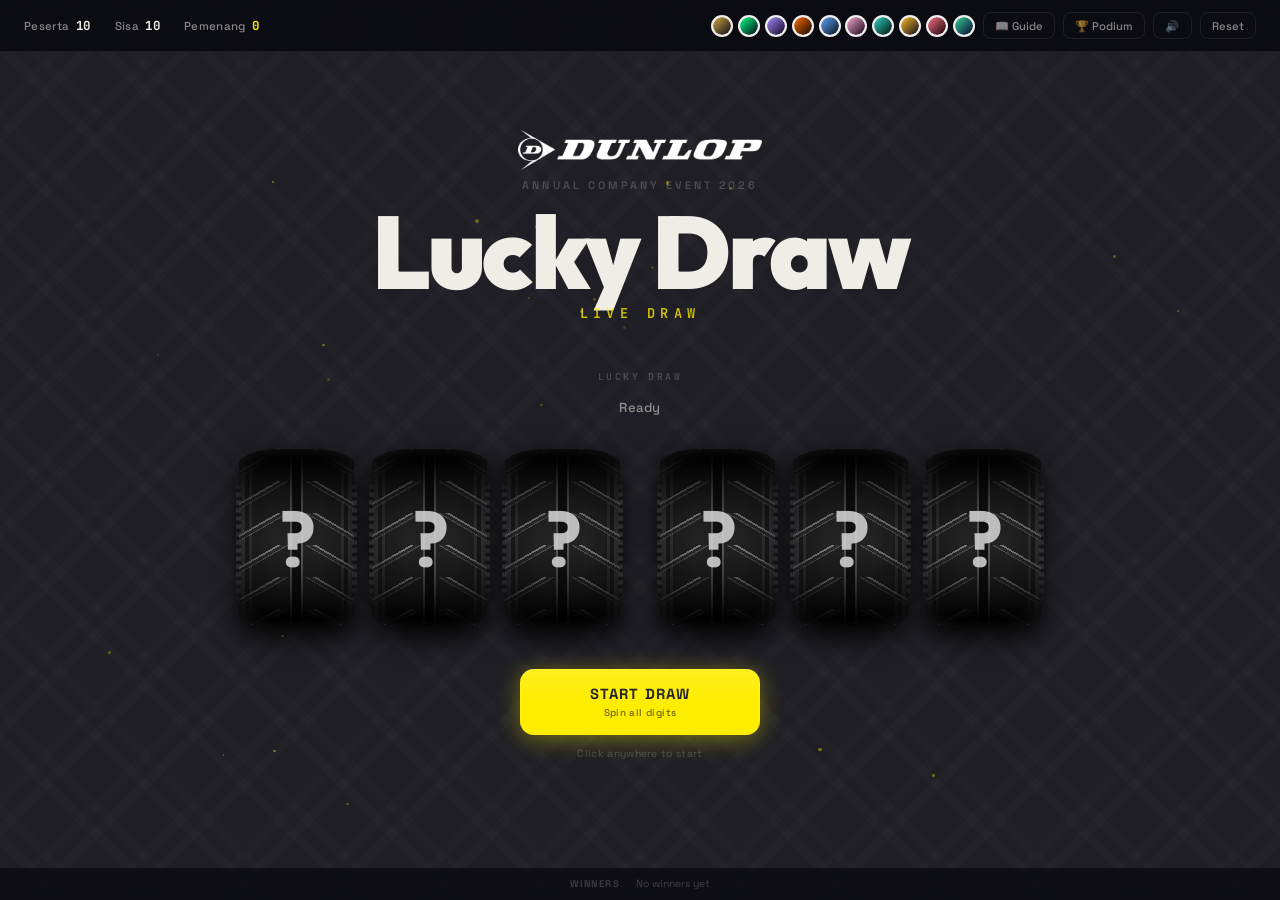
<file: index.html>
<!DOCTYPE html>
<html lang="id">
<head>
  <meta charset="UTF-8" />
  <meta name="viewport" content="width=device-width, initial-scale=1.0" />
  <title>Live Draw — Door Prize</title>
  <meta name="description" content="Premium live draw door prize system." />
  <link rel="stylesheet" href="css/style.css" />
  <link rel="stylesheet" href="css/themes.css" />
  <link rel="stylesheet" href="css/podium.css" />
</head>
<body class="theme-elegant">

  <!-- ═══ STAGE BACKGROUND ═══ -->
  <div class="stage-bg">
    <div class="light-beam"></div>
    <div class="light-beam"></div>
    <div class="light-beam"></div>
  </div>
  <div id="particles"></div>
  <div id="confetti-container"></div>

  <!-- ═══ TOP BAR ═══ -->
  <div class="top-bar">
    <div class="top-left">
      <div class="stat-pill">Peserta <span class="num" id="stat-total">0</span></div>
      <div class="stat-pill">Sisa <span class="num" id="stat-remaining">0</span></div>
      <div class="stat-pill">Pemenang <span class="num gold" id="stat-winners">0</span></div>
      <!-- Remote feature temporarily hidden
      <div class="stat-pill" style="margin-left:1rem; border: 1px solid var(--accent-glow); padding: 2px 8px; border-radius: 12px; display: none;" id="remote-pill">
        Remote Code: <span class="num gold" id="remote-code">----</span>
      </div>
      -->
    </div>
    <div class="top-right">
      <div id="theme-switcher"></div>
      <button class="top-btn" id="guide-btn">📖 Guide</button>
      <button class="top-btn" id="summary-btn">🏆 Podium</button>
      <button class="top-btn" id="sound-btn">🔊</button>
      <button class="top-btn" id="reset-btn">Reset</button>
    </div>
  </div>

  <!-- ═══ MAIN WRAPPER ═══ -->
  <div class="main-wrapper">
    <div class="stage-center">

      <img src="assets/img/Dunlop.webp" alt="Dunlop Logo" class="sponsor-logo" />
      <p class="event-badge">Annual Company Event 2026</p>
      <h1 class="hero-title">Lucky Draw</h1>
      <p class="hero-sub">Live Draw</p>

      <p class="round-indicator" id="prize-round">Draw #1</p>
      <p class="status-line" id="status-text">Ready</p>

      <!-- ═══ DIGIT DISPLAY ═══ -->
      <div class="digits-stage" id="digits-stage">
        <div class="digit-slot" id="slot-0"><div class="tire-edge-left"></div><span class="digit-display">?</span><div class="tire-edge-right"></div></div>
        <div class="digit-slot" id="slot-1"><div class="tire-edge-left"></div><span class="digit-display">?</span><div class="tire-edge-right"></div></div>
        <div class="digit-slot" id="slot-2"><div class="tire-edge-left"></div><span class="digit-display">?</span><div class="tire-edge-right"></div></div>
        <span class="digit-sep">·</span>
        <div class="digit-slot" id="slot-3"><div class="tire-edge-left"></div><span class="digit-display">?</span><div class="tire-edge-right"></div></div>
        <div class="digit-slot" id="slot-4"><div class="tire-edge-left"></div><span class="digit-display">?</span><div class="tire-edge-right"></div></div>
        <div class="digit-slot" id="slot-5"><div class="tire-edge-left"></div><span class="digit-display">?</span><div class="tire-edge-right"></div></div>
      </div>

      <!-- ═══ CONTROLS ═══ -->
      <button class="action-btn btn-start" id="action-btn">
        <span class="btn-text">Start Draw</span>
        <span class="btn-sub">Spin all digits</span>
      </button>
      <div class="secondary-controls">
        <p class="hint-line">Click anywhere to start</p>
      </div>
    </div>
  </div>

  <!-- ═══ WINNER PANEL (Full-screen overlay) ═══ -->
  <div class="winner-panel" id="winner-panel">
    <div class="winner-inner">
      <div class="winner-eyebrow">Winner</div>
      <div class="winner-id" id="winner-id-display">------</div>
      <div class="winner-line"></div>
      <div class="winner-name" id="winner-name">—</div>
      <div class="winner-dept" id="winner-dept">—</div>
    </div>
  </div>

  <!-- Podium page is a separate HTML file now -->

  <!-- ═══ GUIDE PANEL ═══ -->
  <div class="summary-panel" id="guide-panel">
    <div class="summary-inner">
      <div class="summary-header">
        <h2 class="summary-title">Panduan Penggunaan</h2>
        <button class="close-btn" id="close-guide">&times;</button>
      </div>
      <div class="summary-content guide-content" style="text-align: left; line-height: 1.6; font-size: 0.85rem; overflow-y: auto;">
        <h3 style="color: var(--accent); margin-bottom: 0.5rem; font-family: var(--font-display);">1. Kontrol Undian</h3>
        <ul style="margin-left: 1.2rem; margin-bottom: 1rem; color: var(--text-2);">
          <li style="margin-bottom: 0.3rem;"><b>Start / Stop:</b> Tekan <b>Spacebar</b> atau klik area tengah layar.</li>
          <li style="margin-bottom: 0.3rem;"><b>Continue:</b> Saat pemenang muncul, tekan Spacebar / klik layar untuk lanjut.</li>
        </ul>
        
        <h3 style="color: var(--accent); margin-bottom: 0.5rem; font-family: var(--font-display);">2. Mode Presentasi</h3>
        <ul style="margin-left: 1.2rem; margin-bottom: 1rem; color: var(--text-2);">
          <li style="margin-bottom: 0.3rem;">Tekan tombol <b>F</b> di keyboard untuk menyembunyikan kursor dan tombol-tombol antarmuka (UI).</li>
          <li style="margin-bottom: 0.3rem;">Tekan <b>F</b> lagi untuk menampilkannya kembali.</li>
        </ul>

        <!-- Remote Control feature hidden temporarily
        <h3 style="color: var(--accent); margin-bottom: 0.5rem; font-family: var(--font-display);">3. Remote Control (HP)</h3>
        <ul style="margin-left: 1.2rem; margin-bottom: 1rem; color: var(--text-2);">
          <li style="margin-bottom: 0.3rem;">Buka <code>remote.html</code> di HP Anda.</li>
          <li style="margin-bottom: 0.3rem;">Masukkan <b>Remote Code</b> yang tampil di sudut kiri atas layar utama.</li>
          <li style="margin-bottom: 0.3rem;">Gunakan HP Anda sebagai remote nirkabel untuk mengontrol undian.</li>
        </ul>
        -->

        <h3 style="color: var(--accent); margin-bottom: 0.5rem; font-family: var(--font-display);">3. Ekspor Data</h3>
        <ul style="margin-left: 1.2rem; margin-bottom: 1rem; color: var(--text-2);">
          <li style="margin-bottom: 0.3rem;">Klik tombol <b>🏆 Podium</b> untuk melihat daftar pemenang. Klik <b>Export CSV</b> untuk mengunduh data.</li>
        </ul>
      </div>
    </div>
  </div>

  <!-- ═══ PODIUM MODAL ═══ -->
  <div class="summary-panel" id="podium-modal">
    <div class="summary-inner" style="max-width: 450px; text-align: center;">
      <div class="summary-header" style="justify-content: center; background: linear-gradient(180deg, rgba(235, 169, 55, 0.1), transparent);">
        <h2 class="summary-title" style="color: var(--accent); justify-content: center; width: 100%;">Pilih Podium</h2>
        <button class="close-btn" id="close-podium-modal">&times;</button>
      </div>
      <div class="summary-content" style="padding: 2rem; display: flex; flex-direction: column; gap: 1rem;">
        <button class="action-btn btn-start" onclick="window.location.href='podium.html?session=1'" style="margin:0; padding: 1rem;">
          <span class="btn-text">Lucky Draw (Sesi 1)</span>
        </button>
        <button class="action-btn btn-start" onclick="window.location.href='podium.html?session=2'" style="margin:0; padding: 1rem;">
          <span class="btn-text">Lucky Draw (Sesi 2)</span>
        </button>
        <button class="action-btn btn-start" onclick="window.location.href='podium.html?session=3'" style="margin:0; padding: 1rem;">
          <span class="btn-text">Grand Prize</span>
        </button>
      </div>
    </div>
  </div>

  <!-- ═══ RESET MODAL ═══ -->
  <div class="summary-panel" id="reset-modal">
    <div class="summary-inner" style="max-width: 450px; text-align: center;">
      <div class="summary-header" style="justify-content: center; background: linear-gradient(180deg, rgba(240, 68, 68, 0.1), transparent);">
        <h2 class="summary-title" style="color: var(--red); justify-content: center; width: 100%;">Peringatan</h2>
      </div>
      <div class="summary-content" style="padding: 2rem;">
        <p id="reset-modal-text" style="color: var(--text-2); font-size: 0.95rem; line-height: 1.6; margin-bottom: 2rem;">
          Apakah Anda yakin ingin mereset data dan memulai undian baru dari awal?
        </p>
        <div style="display: flex; gap: 1rem; justify-content: center;">
          <button class="action-btn btn-stop" id="confirm-reset-btn" style="min-width: 140px; padding: 0.8rem; margin-bottom: 0;">
            <span class="btn-text">Ya, Reset</span>
          </button>
          <button class="top-btn" id="cancel-reset-btn" style="min-width: 140px; padding: 0.8rem; font-size: 0.92rem; border-color: var(--text-3);">
            Batal
          </button>
        </div>
      </div>
    </div>
  </div>

  <!-- ═══ BOTTOM TRAY ═══ -->
  <div class="bottom-tray">
    <span class="bottom-label">Winners</span>
    <div class="winners-scroll" id="winners-list">
      <span class="empty-tray">No winners yet</span>
    </div>
  </div>

  <script src="js/database.js?v=26"></script>
  <script src="js/sound.js?v=26"></script>
  <script src="js/sync.js?v=26"></script>
  <script src="js/themes.js?v=26"></script>
  <script src="js/app.js?v=26"></script>
</body>
</html>
</file>
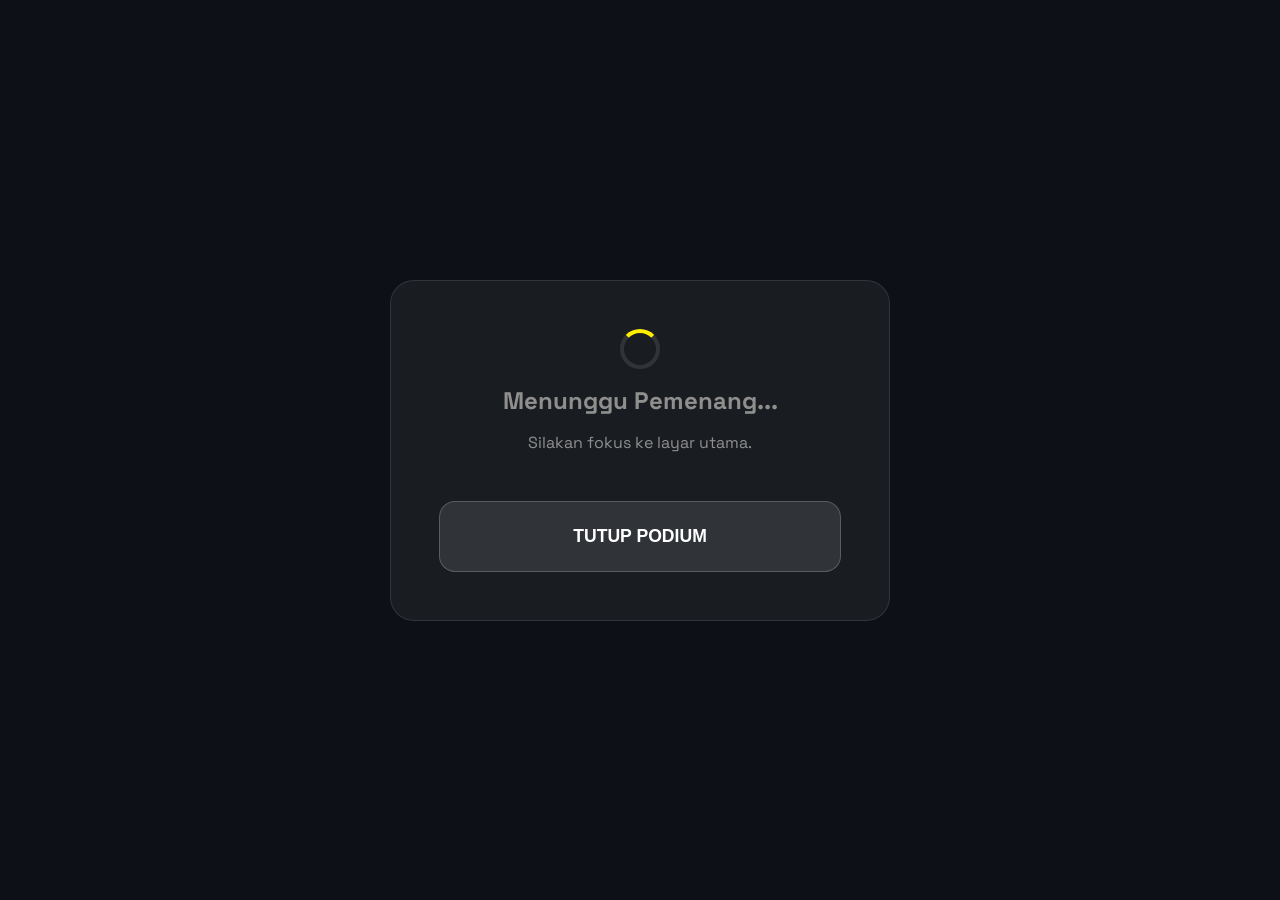
<file: operator.html>
<!DOCTYPE html>
<html lang="id">
<head>
  <meta charset="UTF-8">
  <meta name="viewport" content="width=device-width, initial-scale=1.0">
  <title>Operator Panel - Door Prize</title>
  <link rel="stylesheet" href="css/style.css">
  <style>
    body {
      background: #0d1117;
      display: flex;
      flex-direction: column;
      align-items: center;
      justify-content: center;
      height: 100vh;
      color: #fff;
      font-family: var(--font-body);
      overflow: hidden;
    }
    .panel {
      background: rgba(255, 255, 255, 0.05);
      border: 1px solid rgba(255, 255, 255, 0.1);
      border-radius: 24px;
      padding: 3rem;
      text-align: center;
      max-width: 500px;
      width: 90%;
      display: none;
      flex-direction: column;
      gap: 1.5rem;
    }
    .panel.visible {
      display: flex;
      animation: popIn 0.3s ease-out;
    }
    @keyframes popIn {
      from { transform: scale(0.9); opacity: 0; }
      to { transform: scale(1); opacity: 1; }
    }
    .status {
      font-size: 1.2rem;
      color: var(--text-2);
      margin-bottom: 1rem;
    }
    input {
      background: rgba(0,0,0,0.5);
      border: 2px solid rgba(255,255,255,0.2);
      color: #fff;
      font-size: 2rem;
      text-align: center;
      padding: 1rem;
      border-radius: 12px;
      width: 100%;
      letter-spacing: 0.2em;
    }
    .btn-connect {
      background: var(--accent);
      color: #000;
      border: none;
      padding: 1rem;
      font-size: 1.2rem;
      font-weight: 800;
      border-radius: 12px;
      cursor: pointer;
      width: 100%;
    }
    .winner-info {
      font-size: 1.5rem;
      font-weight: 700;
    }
    .winner-id {
      font-family: var(--font-mono);
      color: var(--accent);
      font-size: 2.5rem;
      margin: 1rem 0;
    }
    .action-row {
      display: flex;
      gap: 1rem;
      margin-top: 1rem;
    }
    .btn-action {
      flex: 1;
      padding: 1.5rem 1rem;
      font-size: 1.1rem;
      font-weight: 800;
      border-radius: 16px;
      border: none;
      cursor: pointer;
      transition: all 0.2s;
    }
    .btn-hadir {
      background: #4CAF50;
      color: white;
    }
    .btn-hadir:active { background: #388E3C; transform: scale(0.95); }
    
    .btn-gugur {
      background: #F44336;
      color: white;
    }
    .btn-gugur:active { background: #D32F2F; transform: scale(0.95); }

    .waiting {
      display: flex;
      flex-direction: column;
      align-items: center;
      gap: 1rem;
      color: var(--text-2);
    }
    .spinner {
      width: 40px; height: 40px;
      border: 4px solid rgba(255,255,255,0.1);
      border-top-color: var(--accent);
      border-radius: 50%;
      animation: spin 1s linear infinite;
    }
    @keyframes spin { to { transform: rotate(360deg); } }
    
    .modal-overlay {
      position: fixed; top: 0; left: 0; right: 0; bottom: 0;
      background: rgba(0,0,0,0.8);
      display: none;
      align-items: center; justify-content: center;
      z-index: 100;
      backdrop-filter: blur(4px);
    }
    .modal-overlay.visible {
      display: flex;
      animation: fadeIn 0.2s;
    }
    .modal {
      background: #161b22;
      border: 1px solid rgba(255,255,255,0.1);
      border-radius: 20px;
      padding: 2rem;
      max-width: 400px;
      width: 90%;
      text-align: center;
      box-shadow: 0 20px 40px rgba(0,0,0,0.5);
    }
    .modal h3 { margin: 0 0 1rem 0; color: #F44336; }
    .modal p { color: var(--text-2); margin: 0; }
    @keyframes fadeIn { from { opacity: 0; } to { opacity: 1; } }
  </style>
</head>
<body>

  <!-- WAITING PANEL -->
  <div class="panel" id="waiting-panel">
    <div class="waiting">
      <div class="spinner"></div>
      <h2>Menunggu Pemenang...</h2>
      <p>Silakan fokus ke layar utama.</p>
    </div>
    <div style="margin-top: 1.5rem;">
      <button class="btn-action" style="background: rgba(255,255,255,0.1); color: #fff; width: 100%; border: 1px solid rgba(255,255,255,0.2);" id="btn-close-podium">TUTUP PODIUM</button>
    </div>
  </div>

  <!-- DECISION PANEL -->
  <div class="panel" id="decision-panel">
    <h2 style="color: var(--accent)">PEMENANG DITEMUKAN!</h2>
    <div class="winner-id" id="w-id">------</div>
    <div class="winner-info" id="w-name">Nama</div>
    <div style="color: var(--text-2); font-size: 1rem;" id="w-dept">Departemen</div>
    
    <div class="action-row">
      <button class="btn-action btn-gugur" id="btn-reject">TIDAK HADIR<br>(GUGUR)</button>
      <button class="btn-action btn-hadir" id="btn-continue">HADIR<br>(LANJUT)</button>
    </div>
  </div>

  <!-- CONFIRM MODAL -->
  <div class="modal-overlay" id="confirm-modal">
    <div class="modal">
      <h3>Yakin Gugurkan?</h3>
      <p>Karyawan ini tidak akan bisa menang lagi di pengundian selanjutnya.</p>
      <div class="action-row" style="margin-top: 1.5rem">
        <button class="btn-action" style="background: #30363d; color: #fff" id="btn-cancel-reject">Batal</button>
        <button class="btn-action btn-gugur" id="btn-confirm-reject">Ya, Gugurkan</button>
      </div>
    </div>
  </div>

  <script src="js/sync.js?v=17"></script>
  <script>
    const panels = {
      waiting: document.getElementById('waiting-panel'),
      decision: document.getElementById('decision-panel')
    };

    function showPanel(name) {
      Object.values(panels).forEach(p => p.classList.remove('visible'));
      panels[name].classList.add('visible');
    }

    // Auto connect on load
    window.addEventListener('DOMContentLoaded', () => {
      showPanel('waiting');
      SyncEngine.connectRemote();
    });

    window.addEventListener('doorprize:connected', () => {
      showPanel('waiting');
    });

    window.addEventListener('doorprize:error', () => {
      alert('Koneksi terputus ke Host. Memuat ulang...');
      setTimeout(() => location.reload(), 2000);
    });

    // When a winner is revealed on the host
    window.addEventListener('doorprize:winner_revealed', (e) => {
      const winner = e.detail.winner;
      document.getElementById('w-id').textContent = winner.id;
      document.getElementById('w-name').textContent = winner.name;
      document.getElementById('w-dept').textContent = winner.department;
      showPanel('decision');
    });

    // When host dismisses normally (e.g. via keyboard/BOD remote), hide decision
    window.addEventListener('doorprize:phase_change', (e) => {
      if (e.detail.phase === 'idle' || e.detail.phase === 'spinning') {
        showPanel('waiting');
      }
    });

    // Actions
    const confirmModal = document.getElementById('confirm-modal');

    document.getElementById('btn-continue').addEventListener('click', () => {
      SyncEngine.emit('action'); // Same as clicking continue
      showPanel('waiting');
    });

    document.getElementById('btn-reject').addEventListener('click', () => {
      confirmModal.classList.add('visible');
    });

    document.getElementById('btn-cancel-reject').addEventListener('click', () => {
      confirmModal.classList.remove('visible');
    });

    document.getElementById('btn-confirm-reject').addEventListener('click', () => {
      confirmModal.classList.remove('visible');
      SyncEngine.emit('reject'); // New custom event for host
      showPanel('waiting');
    });

    document.getElementById('btn-close-podium')?.addEventListener('click', () => {
      SyncEngine.emit('close_podium');
    });
  </script>
</body>
</html>
</file>
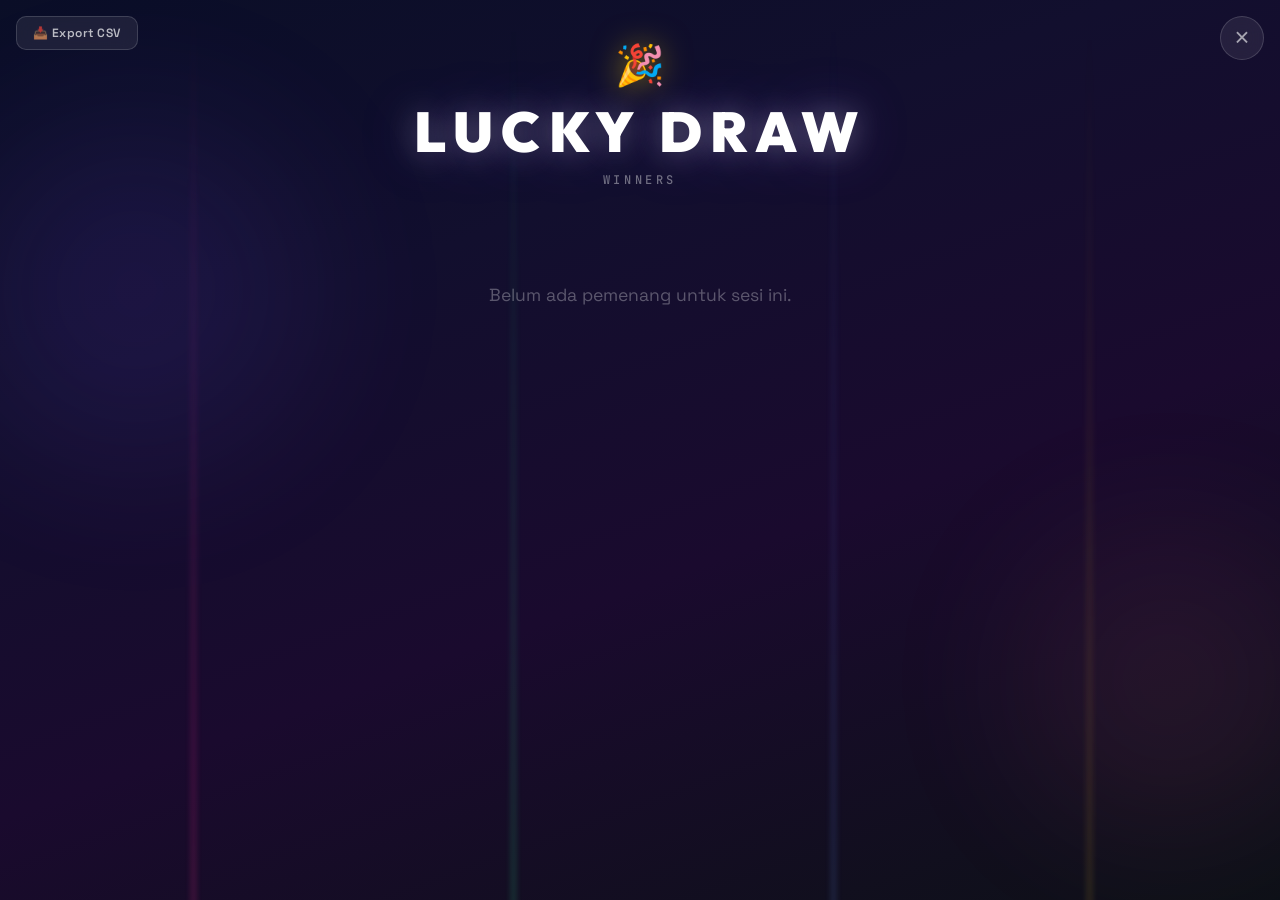
<file: podium.html>
<!DOCTYPE html>
<html lang="id">
<head>
  <meta charset="UTF-8" />
  <meta name="viewport" content="width=device-width, initial-scale=1.0" />
  <title>Podium — Door Prize</title>
  <link rel="stylesheet" href="css/style.css" />
  <link rel="stylesheet" href="css/podium.css" />
</head>
<body class="theme-elegant" style="margin: 0; overflow: hidden; background: #0a0e27;">

  <!-- ═══ PODIUM PANEL (Full-screen Quizizz-style) ═══ -->
  <div class="podium-overlay visible" id="summary-panel" style="position: static; height: 100vh;">
    <button class="podium-close-btn" id="close-summary" onclick="window.location.href='index.html'" title="Back to Draw">&times;</button>
    <button class="podium-export-btn" id="export-btn">📥 Export CSV</button>

    <!-- Animated background elements -->
    <div class="podium-bg-effects">
      <div class="podium-streak podium-streak-1"></div>
      <div class="podium-streak podium-streak-2"></div>
      <div class="podium-streak podium-streak-3"></div>
      <div class="podium-streak podium-streak-4"></div>
      <div class="podium-glow-orb podium-orb-1"></div>
      <div class="podium-glow-orb podium-orb-2"></div>
    </div>

    <div class="podium-header">
      <div class="podium-crown">👑</div>
      <h1 class="podium-title">PODIUM</h1>
      <p class="podium-subtitle">Door Prize Winners</p>
    </div>

    <div class="podium-content" id="summary-content">
      <!-- Podium cards injected here by JS -->
    </div>
  </div>

  <script src="js/sync.js?v=17"></script>
  <script src="js/database.js?v=16"></script>
  <script src="js/podium.js?v=16"></script>
</body>
</html>
</file>
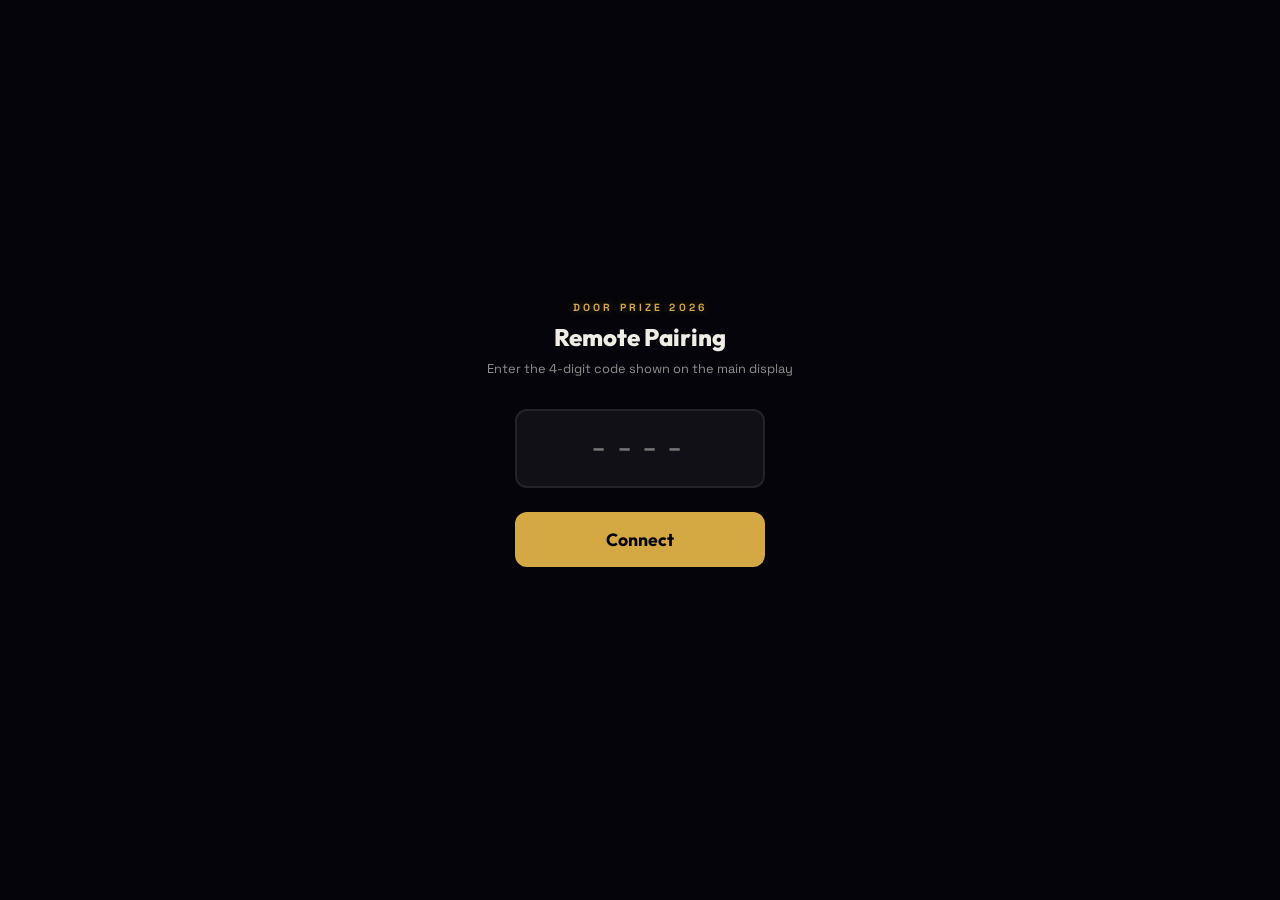
<file: remote.html>
<!DOCTYPE html>
<html lang="id">

<head>
  <meta charset="UTF-8" />
  <meta name="viewport" content="width=device-width, initial-scale=1.0, maximum-scale=1.0, user-scalable=no" />
  <title>Remote — Live Draw</title>
  <style>
    @import url('https://fonts.googleapis.com/css2?family=Outfit:wght@400;500;600;700;800&family=Space+Grotesk:wght@500;600;700&family=JetBrains+Mono:wght@600;700;800&display=swap');

    :root {
      --bg: #04040a;
      --surface: rgba(255, 255, 255, 0.05);
      --border: rgba(255, 255, 255, 0.08);
      --accent: #D4A843;
      --accent-hot: #F0C45A;
      --accent-glow: rgba(212, 168, 67, 0.4);
      --green: #3BE8A0;
      --red: #F04444;
      --text: #F0EDE6;
      --text-2: rgba(240, 237, 230, 0.6);
      --text-3: rgba(240, 237, 230, 0.3);
    }

    *,
    *::before,
    *::after {
      box-sizing: border-box;
      margin: 0;
      padding: 0
    }

    body {
      min-height: 100vh;
      min-height: 100dvh;
      background: var(--bg);
      color: var(--text);
      font-family: 'Space Grotesk', sans-serif;
      display: flex;
      flex-direction: column;
      align-items: center;
      justify-content: center;
      padding: 2rem 1.5rem;
      background-image:
        radial-gradient(circle at 50% -20%, rgba(212, 168, 67, 0.15) 0%, transparent 60%),
        radial-gradient(circle at 50% 120%, rgba(59, 232, 160, 0.1) 0%, transparent 60%);
      -webkit-tap-highlight-color: transparent;
      overflow: hidden;
    }

    /* Ambient particles (fake) */
    body::before {
      content: '';
      position: absolute;
      inset: 0;
      pointer-events: none;
      background-image: radial-gradient(rgba(255, 255, 255, 0.1) 1px, transparent 1px);
      background-size: 30px 30px;
      opacity: 0.2;
    }

    /* Header */
    .r-header {
      text-align: center;
      margin-bottom: 2rem;
      position: relative;
      z-index: 10;
    }

    .r-eyebrow {
      font-size: .65rem;
      font-weight: 700;
      letter-spacing: .3em;
      text-transform: uppercase;
      color: var(--accent);
      margin-bottom: .5rem;
      text-shadow: 0 0 10px var(--accent-glow);
    }

    .r-title {
      font-family: 'Outfit', sans-serif;
      font-size: 1.8rem;
      font-weight: 800;
      color: var(--text);
      letter-spacing: -.02em;
    }

    /* Connection */
    .conn {
      display: flex;
      align-items: center;
      justify-content: center;
      gap: .5rem;
      font-size: .75rem;
      font-weight: 500;
      color: var(--text-2);
      margin-bottom: 2.5rem;
      background: rgba(0, 0, 0, 0.3);
      padding: 0.4rem 1rem;
      border-radius: 20px;
      border: 1px solid var(--border);
      backdrop-filter: blur(5px);
      position: relative;
      z-index: 10;
    }

    .conn-dot {
      width: 8px;
      height: 8px;
      border-radius: 50%;
      background: var(--green);
      box-shadow: 0 0 8px var(--green);
      animation: blink 2s infinite;
    }

    @keyframes blink {

      0%,
      100% {
        opacity: 1
      }

      50% {
        opacity: .2
      }
    }

    /* Big Button */
    .big-btn {
      width: 100%;
      max-width: 320px;
      border: none;
      border-radius: 24px;
      padding: 2.5rem 1rem;
      cursor: pointer;
      display: flex;
      flex-direction: column;
      align-items: center;
      justify-content: center;
      gap: .6rem;
      touch-action: manipulation;
      transition: all .2s cubic-bezier(0.34, 1.56, 0.64, 1);
      position: relative;
      overflow: hidden;
      z-index: 10;
      box-shadow: 0 20px 50px rgba(0, 0, 0, 0.5), inset 0 2px 2px rgba(255, 255, 255, 0.3);
    }

    .big-btn::before {
      content: '';
      position: absolute;
      inset: 0;
      background: linear-gradient(180deg, rgba(255, 255, 255, 0.15) 0%, transparent 100%);
      pointer-events: none;
      border-radius: 24px;
    }

    .big-btn:active {
      transform: scale(0.92);
      box-shadow: 0 10px 20px rgba(0, 0, 0, 0.5), inset 0 4px 10px rgba(0, 0, 0, 0.3);
    }

    .big-btn:disabled {
      opacity: .4;
      cursor: not-allowed;
      transform: none;
    }

    .big-btn.state-start {
      background: linear-gradient(135deg, var(--accent-hot), var(--accent));
      color: var(--bg);
      box-shadow: 0 15px 40px var(--accent-glow), inset 0 2px 2px rgba(255, 255, 255, 0.4);
    }

    .big-btn.state-stop {
      background: linear-gradient(135deg, #FF6B6B, var(--red));
      color: #fff;
      box-shadow: 0 15px 40px rgba(240, 68, 68, 0.4), inset 0 2px 2px rgba(255, 255, 255, 0.4);
      animation: stopPulse 1.5s infinite;
    }

    @keyframes stopPulse {

      0%,
      100% {
        transform: scale(1)
      }

      50% {
        transform: scale(1.03)
      }
    }

    .btn-icon {
      font-size: 2.2rem;
      line-height: 1;
      filter: drop-shadow(0 2px 4px rgba(0, 0, 0, 0.2));
    }

    .btn-label {
      font-size: 1.5rem;
      font-weight: 800;
      letter-spacing: .08em;
      text-transform: uppercase;
      text-shadow: 0 2px 4px rgba(0, 0, 0, 0.1);
    }

    .btn-caption {
      font-size: .8rem;
      font-weight: 600;
      opacity: .8;
    }

    /* Progress */
    .progress {
      width: 100%;
      max-width: 320px;
      margin-top: 2rem;
      opacity: 0;
      transition: opacity .4s, transform .4s;
      transform: translateY(10px);
      position: relative;
      z-index: 10;
    }

    .progress.show {
      opacity: 1;
      transform: translateY(0);
    }

    .p-label {
      font-size: .65rem;
      font-weight: 700;
      letter-spacing: .2em;
      text-transform: uppercase;
      color: var(--text-3);
      text-align: center;
      margin-bottom: .8rem;
    }

    .p-dots {
      display: flex;
      justify-content: center;
      gap: .6rem;
    }

    .p-dot {
      width: 32px;
      height: 32px;
      border-radius: 50%;
      background: rgba(255, 255, 255, 0.02);
      border: 1px solid var(--border);
      display: flex;
      align-items: center;
      justify-content: center;
      font-family: 'JetBrains Mono', monospace;
      font-size: .7rem;
      font-weight: 700;
      color: var(--text-3);
      transition: all .3s cubic-bezier(0.34, 1.56, 0.64, 1);
    }

    .p-dot.locked {
      background: var(--green);
      border-color: var(--green);
      color: var(--bg);
      box-shadow: 0 0 15px rgba(59, 232, 160, 0.5);
      transform: scale(1.1);
    }

    /* Winner card */
    .win-card {
      width: 100%;
      max-width: 320px;
      margin-top: 1.5rem;
      position: relative;
      z-index: 10;
      background: rgba(20, 20, 25, 0.6);
      backdrop-filter: blur(10px);
      border: 1px solid rgba(212, 168, 67, 0.3);
      border-radius: 20px;
      padding: 1.5rem;
      text-align: center;
      display: none;
      animation: fadeUp .5s cubic-bezier(0.16, 1, 0.3, 1) backwards;
      box-shadow: 0 20px 40px rgba(0, 0, 0, 0.5), inset 0 0 20px rgba(212, 168, 67, 0.05);
    }

    .win-card.show {
      display: block;
    }

    @keyframes fadeUp {
      from {
        opacity: 0;
        transform: translateY(20px) scale(0.95)
      }

      to {
        opacity: 1;
        transform: none
      }
    }

    .wc-tag {
      font-size: .65rem;
      font-weight: 800;
      letter-spacing: .25em;
      text-transform: uppercase;
      color: var(--accent);
      margin-bottom: .8rem;
    }

    .wc-id {
      font-family: 'JetBrains Mono', monospace;
      font-size: 2rem;
      font-weight: 800;
      color: var(--text);
      text-shadow: 0 0 15px var(--accent-glow);
      margin-bottom: .5rem;
    }

    .wc-name {
      font-size: 1.1rem;
      font-weight: 700;
      color: var(--accent-hot);
      margin-bottom: .3rem;
    }

    .wc-dept {
      font-size: .7rem;
      font-weight: 600;
      color: var(--text-2);
      letter-spacing: .1em;
      text-transform: uppercase;
    }

    /* Pairing Screen */
    .pairing-screen {
      position: absolute; inset: 0;
      background: var(--bg);
      display: flex; flex-direction: column; align-items: center; justify-content: center;
      z-index: 1000; padding: 2rem;
      transition: opacity 0.5s;
    }
    .pairing-screen.hidden { opacity: 0; pointer-events: none; }
    .ps-title { font-size: 1.5rem; font-family: 'Outfit', sans-serif; font-weight: 800; margin-bottom: 0.5rem; }
    .ps-sub { font-size: 0.8rem; color: var(--text-2); margin-bottom: 2rem; text-align: center; }
    .ps-input {
      background: rgba(255,255,255,0.05); border: 2px solid var(--border);
      color: var(--text); font-family: 'JetBrains Mono', monospace; font-size: 2rem;
      text-align: center; width: 100%; max-width: 250px; border-radius: 12px;
      padding: 1rem; margin-bottom: 1.5rem; letter-spacing: 0.2em; outline: none;
      transition: all 0.3s;
    }
    .ps-input:focus { border-color: var(--accent); box-shadow: 0 0 15px var(--accent-glow); }
    .ps-btn {
      background: var(--accent); color: var(--bg); font-weight: 700; font-family: 'Outfit', sans-serif;
      font-size: 1.1rem; border: none; border-radius: 12px; padding: 1rem 2rem;
      width: 100%; max-width: 250px; cursor: pointer; transition: all 0.2s;
    }
    .ps-btn:hover { transform: translateY(-2px); box-shadow: 0 5px 15px var(--accent-glow); }
    .ps-btn:disabled { opacity: 0.5; cursor: not-allowed; transform: none; }
    .ps-status { margin-top: 1rem; font-size: 0.75rem; color: var(--accent-hot); height: 1rem; }

    /* Toast */
    .toast {
      position: fixed;
      bottom: 2.5rem;
      left: 50%;
      z-index: 100;
      transform: translateX(-50%) translateY(50px);
      background: rgba(212, 168, 67, 0.15);
      border: 1px solid rgba(212, 168, 67, 0.3);
      border-radius: 100px;
      padding: .6rem 1.5rem;
      font-size: .8rem;
      font-weight: 600;
      color: var(--accent-hot);
      white-space: nowrap;
      transition: all .4s cubic-bezier(.16, 1, .3, 1);
      opacity: 0;
      pointer-events: none;
      backdrop-filter: blur(12px);
      box-shadow: 0 10px 20px rgba(0, 0, 0, 0.3);
    }

    .toast.show {
      transform: translateX(-50%) translateY(0);
      opacity: 1;
    }
  </style>
</head>

<body>

  <!-- Pairing Screen -->
  <div class="pairing-screen" id="pairing-screen">
    <div class="r-eyebrow">Door Prize 2026</div>
    <h2 class="ps-title">Remote Pairing</h2>
    <p class="ps-sub">Enter the 4-digit code shown on the main display</p>
    <input type="text" id="pairing-input" class="ps-input" maxlength="4" placeholder="----" autocomplete="off" />
    <button class="ps-btn" id="pairing-btn">Connect</button>
    <div class="ps-status" id="pairing-status"></div>
  </div>

  <div class="r-header">
    <p class="r-eyebrow">Door Prize 2026</p>
    <h1 class="r-title">Remote Control</h1>
  </div>

  <div class="conn"><span class="conn-dot"></span> Connected to main display</div>

  <button class="big-btn state-start" id="big-btn">
    <span class="btn-icon" id="btn-icon">▶</span>
    <span class="btn-label" id="btn-label">Start</span>
    <span class="btn-caption" id="btn-caption">Spin all digits</span>
  </button>

  <div class="progress" id="progress">
    <p class="p-label">Digits Locked</p>
    <div class="p-dots" id="p-dots">
      <div class="p-dot">1</div>
      <div class="p-dot">2</div>
      <div class="p-dot">3</div>
      <div class="p-dot">4</div>
      <div class="p-dot">5</div>
      <div class="p-dot">6</div>
    </div>
  </div>

  <div class="win-card" id="win-card">
    <p class="wc-tag">✦ Winner ✦</p>
    <div class="wc-id" id="wc-id">—</div>
    <div class="wc-name" id="wc-name">—</div>
    <div class="wc-dept" id="wc-dept">—</div>
  </div>

  <div class="toast" id="toast">✓ Sent</div>

  <script src="js/database.js?v=10"></script>
  <script src="js/sync.js?v=10"></script>
  <script>
    const pairingScreen = document.getElementById('pairing-screen');
    const pairingInput = document.getElementById('pairing-input');
    const pairingBtn = document.getElementById('pairing-btn');
    const pairingStatus = document.getElementById('pairing-status');
    const connStatus = document.querySelector('.conn');

    const btn = document.getElementById('big-btn');
    const icon = document.getElementById('btn-icon');
    const label = document.getElementById('btn-label');
    const caption = document.getElementById('btn-caption');
    const progress = document.getElementById('progress');
    const dots = document.querySelectorAll('.p-dot');
    const toast = document.getElementById('toast');
    const winCard = document.getElementById('win-card');
    let cooldown = false;

    SyncEngine.setStatusCallback((status, text) => {
      pairingStatus.textContent = text;
      if (status === 'connected') {
        pairingScreen.classList.add('hidden');
        connStatus.innerHTML = '<span class="conn-dot"></span> Connected';
      } else if (status === 'error') {
        pairingBtn.disabled = false;
        pairingBtn.textContent = 'Connect';
      }
    });

    pairingBtn.addEventListener('click', () => {
      const code = pairingInput.value.trim();
      if (code.length === 4) {
        pairingBtn.disabled = true;
        pairingBtn.textContent = 'Connecting...';
        SyncEngine.connectRemote(code);
      }
    });

    function showToast(msg) {
      toast.textContent = '✓ ' + msg;
      toast.classList.add('show');
      setTimeout(() => toast.classList.remove('show'), 1600);
    }

    function setUI(phase, stopped = 0) {
      if (phase === 'idle' || phase === 'done') {
        btn.className = 'big-btn state-start';
        icon.textContent = '▶';
        label.textContent = phase === 'done' ? 'Next' : 'Start';
        caption.textContent = 'Spin all digits';
        progress.classList.remove('show');
        dots.forEach(d => d.classList.remove('locked'));
        if (phase === 'idle') winCard.classList.remove('show');
      } else {
        btn.className = 'big-btn state-stop';
        icon.textContent = '⏹';
        label.textContent = 'Stop';
        caption.textContent = `Lock digit ${stopped + 1} of 6`;
        progress.classList.add('show');
        dots.forEach((d, i) => d.classList.toggle('locked', i < stopped));
      }
    }

    btn.addEventListener('click', () => {
      if (cooldown) return;
      cooldown = true;
      SyncEngine.emit('action');
      showToast('Sent');
      setTimeout(() => cooldown = false, 500);
    });

    window.addEventListener('doorprize:phase_change', e => setUI(e.detail.phase, e.detail.stoppedCount || 0));
    window.addEventListener('doorprize:winner_revealed', e => {
      const w = e.detail.winner;
      setUI('done', 6);
      document.getElementById('wc-id').textContent = w.id;
      document.getElementById('wc-name').textContent = w.name;
      document.getElementById('wc-dept').textContent = w.department;
      winCard.classList.add('show');
    });
  </script>
</body>

</html>
</file>
<file: css/style.css>
@import url('https://fonts.googleapis.com/css2?family=Outfit:wght@300;400;500;600;700;800;900&family=Space+Grotesk:wght@400;500;600;700&family=JetBrains+Mono:wght@400;600;700;800&display=swap');

/* ═══════════════════════════════════════════
   DESIGN SYSTEM
═══════════════════════════════════════════ */
:root {
  /* Dunlop branded — dark asphalt background */
  --bg: #1e1e24;
  --bg-mid: #2a2a32;
  --surface: rgba(255, 255, 255, 0.04);
  --surface-2: rgba(255, 255, 255, 0.07);
  --border: rgba(255, 255, 255, 0.08);
  --accent: #FFED00;
  /* Dunlop Yellow as DEFAULT */
  --accent-hot: #FFF44F;
  --accent-dim: rgba(255, 237, 0, 0.15);
  --accent-glow: rgba(255, 237, 0, 0.4);
  --green: #FFED00;
  /* Dunlop Yellow */
  --green-dim: rgba(255, 237, 0, 0.15);
  --green-glow: rgba(255, 237, 0, 0.4);

  --red: #F04444;

  --text: #F0EDE6;
  --text-2: rgba(240, 237, 230, 0.55);
  --text-3: rgba(240, 237, 230, 0.22);

  --font-display: 'Outfit', sans-serif;
  --font-mono: 'JetBrains Mono', monospace;
  --font-body: 'Space Grotesk', sans-serif;
}

/* ═══════════════════════════════════════════
   RESET
═══════════════════════════════════════════ */
*,
*::before,
*::after {
  box-sizing: border-box;
  margin: 0;
  padding: 0;
}

html {
  height: 100%;
  -webkit-font-smoothing: antialiased;
}

body {
  min-height: 100vh;
  background: var(--bg);
  color: var(--text);
  font-family: var(--font-body);
  overflow-x: hidden;
  position: relative;
}

/* ═══════════════════════════════════════════
   ANIMATED STAGE BACKGROUND
   Sweeping light beams + ambient glow
═══════════════════════════════════════════ */
.stage-bg {
  position: fixed;
  inset: 0;
  z-index: 0;
  overflow: hidden;
  pointer-events: none;
}

/* Main ambient glow + Dunlop Tire Track Pattern */
.stage-bg::before {
  content: '';
  position: absolute;
  inset: -50%;
  background:
    /* Dunlop Ambient Glow */
    radial-gradient(ellipse 35% 25% at 50% 10%, rgba(255, 237, 0, 0.08) 0%, transparent 70%),
    radial-gradient(ellipse 25% 20% at 20% 85%, rgba(227, 0, 15, 0.04) 0%, transparent 60%),
    /* Tire Track Pattern */
    repeating-linear-gradient(-45deg,
      transparent,
      transparent 40px,
      rgba(255, 255, 255, 0.015) 40px,
      rgba(255, 255, 255, 0.015) 50px,
      transparent 50px,
      transparent 60px,
      rgba(255, 255, 255, 0.01) 60px,
      rgba(255, 255, 255, 0.01) 70px),
    repeating-linear-gradient(45deg,
      transparent,
      transparent 40px,
      rgba(255, 255, 255, 0.015) 40px,
      rgba(255, 255, 255, 0.015) 50px,
      transparent 50px,
      transparent 60px,
      rgba(255, 255, 255, 0.01) 60px,
      rgba(255, 255, 255, 0.01) 70px);
  background-blend-mode: screen;
  animation: ambientShift 15s ease-in-out infinite alternate;
}

@keyframes ambientShift {
  0% {
    transform: translate(0, 0) scale(1) rotate(0deg);
  }

  100% {
    transform: translate(-2%, 2%) scale(1.05) rotate(1deg);
  }
}

/* Sweeping light beam */
.light-beam {
  position: absolute;
  width: 2px;
  height: 120%;
  top: -10%;
  background: linear-gradient(180deg,
      transparent 0%,
      rgba(212, 168, 67, 0.08) 30%,
      rgba(212, 168, 67, 0.15) 50%,
      rgba(212, 168, 67, 0.08) 70%,
      transparent 100%);
  filter: blur(25px);
  animation: beamSweep 8s ease-in-out infinite;
  opacity: 0.6;
}

.light-beam:nth-child(2) {
  animation-delay: -3s;
  animation-duration: 11s;
  filter: blur(40px);
  width: 3px;
  opacity: 0.3;
}

.light-beam:nth-child(3) {
  animation-delay: -6s;
  animation-duration: 14s;
  filter: blur(20px);
  opacity: 0.4;
  background: linear-gradient(180deg,
      transparent 0%,
      rgba(59, 232, 160, 0.06) 40%,
      rgba(59, 232, 160, 0.12) 50%,
      rgba(59, 232, 160, 0.06) 60%,
      transparent 100%);
}

@keyframes beamSweep {
  0% {
    left: -10%;
    transform: rotate(-2deg);
  }

  50% {
    left: 100%;
    transform: rotate(2deg);
  }

  100% {
    left: -10%;
    transform: rotate(-2deg);
  }
}

/* Floating particles */
#particles {
  position: fixed;
  inset: 0;
  pointer-events: none;
  z-index: 1;
  overflow: hidden;
}

.particle {
  position: absolute;
  border-radius: 50%;
  background: var(--accent);
  animation: particleDrift linear infinite;
}

@keyframes particleDrift {
  0% {
    transform: translateY(20px) scale(0);
    opacity: 0;
  }

  10% {
    opacity: 0.8;
  }

  90% {
    opacity: 0.8;
  }

  100% {
    transform: translateY(-120px) scale(1);
    opacity: 0;
  }
}

/* ═══════════════════════════════════════════
   CONFETTI
═══════════════════════════════════════════ */
#confetti-container {
  position: fixed;
  inset: 0;
  pointer-events: none;
  z-index: 999;
  overflow: hidden;
}

.confetti-piece {
  position: absolute;
  top: -20px;
  animation: confettiFall ease-in-out forwards;
}

@keyframes confettiFall {
  0% {
    transform: translateY(0) rotateZ(0deg) rotateX(0deg);
    opacity: 1;
  }

  100% {
    transform: translateY(105vh) rotateZ(720deg) rotateX(360deg);
    opacity: 0;
  }
}

/* ═══════════════════════════════════════════
   MAIN LAYOUT — Vertical stage
═══════════════════════════════════════════ */
.main-wrapper {
  position: relative;
  z-index: 2;
  min-height: 100vh;
  display: flex;
  flex-direction: column;
  align-items: center;
  justify-content: center;
  padding: 1rem;
  opacity: 0;
  transition: opacity .8s ease;
}

body.loaded .main-wrapper {
  opacity: 1;
}

body.flash {
  animation: stageFlash 0.5s ease;
}

@keyframes stageFlash {

  0%,
  100% {}

  40% {
    background-color: rgba(212, 168, 67, 0.04);
  }
}

/* ═══════════════════════════════════════════
   TOP BAR — Minimal stats + theme
═══════════════════════════════════════════ */
.top-bar {
  position: fixed;
  top: 0;
  left: 0;
  right: 0;
  z-index: 100;
  display: flex;
  align-items: center;
  justify-content: space-between;
  padding: 0.75rem 1.5rem;
  background: rgba(4, 4, 10, 0.7);
  backdrop-filter: blur(20px);
  -webkit-backdrop-filter: blur(20px);
  border-bottom: 1px solid var(--border);
}

.top-left {
  display: flex;
  align-items: center;
  gap: 1.5rem;
}

.stat-pill {
  display: flex;
  align-items: center;
  gap: 0.4rem;
  font-size: 0.72rem;
  font-weight: 500;
  color: var(--text-2);
  letter-spacing: 0.03em;
}

.stat-pill .num {
  font-family: var(--font-mono);
  font-weight: 700;
  color: var(--text);
  font-size: 0.78rem;
}

.stat-pill .num.gold {
  color: var(--accent);
}

.top-right {
  display: flex;
  align-items: center;
  gap: 0.5rem;
}

.top-btn {
  background: transparent;
  border: 1px solid var(--border);
  color: var(--text-2);
  border-radius: 8px;
  padding: 0.35rem 0.7rem;
  font-size: 0.7rem;
  font-weight: 500;
  font-family: var(--font-body);
  cursor: pointer;
  transition: all 0.2s;
}

.top-btn:hover {
  border-color: var(--accent-dim);
  color: var(--accent);
}

/* Theme pills in top-right */
#theme-switcher {
  display: flex;
  gap: 0.3rem;
}

.theme-btn {
  width: 22px;
  height: 22px;
  border-radius: 50%;
  border: 2px solid transparent;
  cursor: pointer;
  transition: all 0.2s;
  padding: 0;
  position: relative;
  overflow: hidden;
}

.theme-btn:hover {
  transform: scale(1.15);
}

.theme-btn.active {
  border-color: var(--text);
}

.theme-swatch {
  display: block;
  width: 100%;
  height: 100%;
  border-radius: 50%;
}

.theme-label {
  display: none;
}

/* ═══════════════════════════════════════════
   CENTER STAGE — The Show
═══════════════════════════════════════════ */
.stage-center {
  display: flex;
  flex-direction: column;
  align-items: center;
  gap: 0;
  width: 100%;
  max-width: 1000px;
}

/* ── Sponsor Logo (No background) ── */
.sponsor-logo {
  height: 40px;
  width: auto;
  margin-bottom: 0.5rem;
  background: none;
  padding: 0;
  border-radius: 0;
  box-shadow: none;
  transition: all 0.3s ease;
  /* filter: drop-shadow(0 2px 8px rgba(255, 237, 0, 0.3)); */
}

/* ── Event badge ── */
.event-badge {
  font-family: var(--font-body);
  font-size: 0.68rem;
  font-weight: 600;
  letter-spacing: 0.28em;
  text-transform: uppercase;
  color: var(--text-3);
  margin-bottom: 0.8rem;
}

/* ── Main Title ── */
.hero-title {
  font-family: var(--font-display);
  font-size: clamp(2.8rem, 7vw, 6rem);
  font-weight: 900;
  line-height: 0.92;
  letter-spacing: -0.03em;
  color: var(--text);
  text-align: center;
  margin-bottom: 0.3rem;
}

.hero-sub {
  font-family: var(--font-mono);
  font-size: clamp(0.65rem, 1.2vw, 0.85rem);
  font-weight: 600;
  letter-spacing: 0.4em;
  text-transform: uppercase;
  color: var(--accent);
  margin-bottom: 3rem;
  opacity: 0.8;
}

/* ── Round indicator ── */
.round-indicator {
  font-family: var(--font-mono);
  font-size: 0.6rem;
  font-weight: 600;
  letter-spacing: 0.25em;
  text-transform: uppercase;
  color: var(--text-3);
  margin-bottom: 1rem;
}

/* ── Status text ── */
.status-line {
  font-size: 0.82rem;
  font-weight: 500;
  color: var(--text-2);
  margin-bottom: 2rem;
  min-height: 1.4em;
  text-align: center;
  transition: color 0.3s;
  letter-spacing: 0.02em;
}

.status-spinning {
  color: var(--accent);
  animation: statusPulse 1.5s infinite;
}

.status-winner {
  color: var(--green);
  font-weight: 600;
}

.status-warning {
  color: var(--red);
}

@keyframes statusPulse {

  0%,
  100% {
    opacity: 1
  }

  50% {
    opacity: 0.4
  }
}

/* ═══════════════════════════════════════════
   THE DIGIT DISPLAY — Center of Everything
═══════════════════════════════════════════ */
.digits-stage {
  display: flex;
  align-items: center;
  justify-content: center;
  gap: clamp(8px, 1.5vw, 18px);
  margin-bottom: 2.5rem;
  position: relative;
}

/* Glow behind digits when active */
.digits-stage::before {
  content: '';
  position: absolute;
  width: 110%;
  height: 200%;
  border-radius: 50%;
  background: radial-gradient(ellipse, var(--accent-dim) 0%, transparent 70%);
  opacity: 0;
  transition: opacity 0.5s;
  pointer-events: none;
  z-index: -1;
}

.digits-stage.active::before {
  opacity: 1;
}

.digit-slot {
  width: clamp(72px, 10vw, 115px);
  height: clamp(120px, 17vw, 180px);
  background-color: #222;
  border: none;
  border-radius: 40% / 8%;
  display: flex;
  align-items: center;
  justify-content: center;
  position: relative;
  overflow: visible;
  transition: all 0.3s cubic-bezier(0.16, 1, 0.3, 1);
  flex-shrink: 0;
  z-index: 2;
  /* Above smoke/debris siblings */
  box-shadow:
    0 8px 25px rgba(0, 0, 0, 0.9),
    inset 0 0 15px rgba(0, 0, 0, 0.6);
}

/* ── Refined Tire Sidewall Texture ── */
.digit-slot .tire-edge-left,
.digit-slot .tire-edge-right {
  position: absolute;
  top: 15%;
  bottom: 15%;
  width: 5px;
  z-index: 4;
  pointer-events: none;
  background: repeating-linear-gradient(180deg,
      rgba(255, 255, 255, 0.06) 0px,
      rgba(255, 255, 255, 0.12) 2px,
      rgba(80, 80, 80, 0.4) 2px,
      rgba(80, 80, 80, 0.4) 4px,
      rgba(255, 255, 255, 0.08) 4px,
      rgba(255, 255, 255, 0.08) 5px,
      transparent 5px,
      transparent 8px);
  /* Fade top/bottom for smooth blend */
  mask-image: linear-gradient(to bottom, transparent 0%, black 20%, black 80%, transparent 100%);
  -webkit-mask-image: linear-gradient(to bottom, transparent 0%, black 20%, black 80%, transparent 100%);
}

.digit-slot .tire-edge-left {
  left: -3px;
  border-radius: 2px 0 0 2px;
}

.digit-slot .tire-edge-right {
  right: -3px;
  border-radius: 0 2px 2px 0;
}

/* Rolling: teeth scroll smoothly */
.digit-slot.rolling .tire-edge-left,
.digit-slot.rolling .tire-edge-right {
  animation: edgeScroll 0.06s linear infinite;
}

@keyframes edgeScroll {
  0% {
    background-position: 0 0;
  }

  100% {
    background-position: 0 8px;
  }
}

/* HD Tire Tread — Bold White Accent Lines */
.digit-slot::before {
  content: '';
  position: absolute;
  inset: 0;
  border-radius: 40% / 8%;
  background-image:
    /* Left V-groove — bright white edge */
    linear-gradient(150deg,
      transparent 34%,
      rgba(255, 255, 255, 0.4) 34%, rgba(255, 255, 255, 0.4) 37%,
      #2a2a2a 37%, #2a2a2a 42%,
      rgba(255, 255, 255, 0.2) 42%, rgba(255, 255, 255, 0.2) 44%,
      transparent 44%),
    /* Right V-groove — bright white edge */
    linear-gradient(210deg,
      transparent 34%,
      rgba(255, 255, 255, 0.4) 34%, rgba(255, 255, 255, 0.4) 37%,
      #2a2a2a 37%, #2a2a2a 42%,
      rgba(255, 255, 255, 0.2) 42%, rgba(255, 255, 255, 0.2) 44%,
      transparent 44%),
    /* Center channel with white rim */
    linear-gradient(90deg,
      transparent 44%,
      rgba(255, 255, 255, 0.25) 44%, rgba(255, 255, 255, 0.25) 46%,
      #111 46%, #111 54%,
      rgba(255, 255, 255, 0.25) 54%, rgba(255, 255, 255, 0.25) 56%,
      transparent 56%),
    /* Shoulder white lines — left */
    linear-gradient(90deg,
      transparent 2%, rgba(255, 255, 255, 0.15) 2%, rgba(255, 255, 255, 0.15) 5%,
      #1a1a1a 5%, #1a1a1a 9%, rgba(255, 255, 255, 0.1) 9%, rgba(255, 255, 255, 0.1) 11%,
      transparent 11%),
    /* Shoulder white lines — right */
    linear-gradient(90deg,
      transparent 89%, rgba(255, 255, 255, 0.1) 89%, rgba(255, 255, 255, 0.1) 91%,
      #1a1a1a 91%, #1a1a1a 95%, rgba(255, 255, 255, 0.15) 95%, rgba(255, 255, 255, 0.15) 98%,
      transparent 98%);
  background-size: 50% 32px, 50% 32px, 100% 100%, 100% 100%, 100% 100%;
  background-position: 0 0, 100% 0, 0 0, 0 0, 0 0;
  background-repeat: repeat-y, repeat-y, no-repeat, no-repeat, no-repeat;
  opacity: 1;
  z-index: 0;
}

/* Deep Concave 3D Cylinder — Extreme Curvature */
.digit-slot::after {
  content: '';
  position: absolute;
  inset: 0;
  border-radius: 40% / 8%;
  background:
    /* Heavy top/bottom shadow for concave illusion */
    linear-gradient(to bottom,
      #000 0%,
      rgba(0, 0, 0, 0.98) 4%,
      rgba(0, 0, 0, 0.85) 10%,
      rgba(0, 0, 0, 0.4) 25%,
      rgba(0, 0, 0, 0.05) 42%,
      rgba(0, 0, 0, 0) 48%,
      rgba(0, 0, 0, 0) 52%,
      rgba(0, 0, 0, 0.05) 58%,
      rgba(0, 0, 0, 0.4) 75%,
      rgba(0, 0, 0, 0.85) 90%,
      rgba(0, 0, 0, 0.98) 96%,
      #000 100%),
    /* Side-to-side curvature (barrel effect) */
    linear-gradient(to right,
      rgba(0, 0, 0, 0.5) 0%,
      rgba(0, 0, 0, 0.15) 15%,
      rgba(0, 0, 0, 0) 30%,
      rgba(0, 0, 0, 0) 70%,
      rgba(0, 0, 0, 0.15) 85%,
      rgba(0, 0, 0, 0.5) 100%);
  background-blend-mode: multiply;
  pointer-events: none;
  z-index: 2;
  box-shadow:
    inset 8px 0 15px rgba(255, 255, 255, 0.05),
    inset -8px 0 15px rgba(255, 255, 255, 0.05);
}

.digit-display {
  font-family: var(--font-mono);
  font-size: clamp(2.8rem, 6vw, 4.8rem);
  font-weight: 800;
  color: rgba(209, 209, 209, 0.892);
  user-select: none;
  position: relative;
  z-index: 3;
  transition: color 0.12s, text-shadow 0.12s, transform 0.15s;
}

/* Separator */
.digit-sep {
  font-size: clamp(0.8rem, 1.5vw, 1.2rem);
  color: rgba(255, 255, 255, 0.05);
  user-select: none;
  flex-shrink: 0;
}

/* ── ROLLING ── */
.digit-slot.rolling {}

.digit-slot.rolling::before {
  animation: tireScroll 0.08s linear infinite;
  opacity: 0.5;
}

@keyframes tireScroll {
  0% {
    background-position: 0 0px, 100% 0px, 0 0, 0 0, 0 0;
  }

  100% {
    background-position: 0 32px, 100% 32px, 0 0, 0 0, 0 0;
  }
}

.digit-slot.rolling .digit-display {
  color: #fff;
  text-shadow: 0 0 20px rgba(255, 255, 255, 0.8);
  filter: blur(1px);
  transform: scaleY(1.6);
}

/* ── SLOWING (Braking before stop) ── */
.digit-slot.slowing::before {
  animation: tireScroll 0.45s linear infinite;
  opacity: 0.8;
}

.digit-slot.slowing .tire-edge-left,
.digit-slot.slowing .tire-edge-right {
  animation: edgeScroll 0.45s linear infinite;
}

.digit-slot.slowing .digit-display {
  color: #fff;
  text-shadow: 0 0 10px rgba(255, 255, 255, 0.6);
  filter: blur(0px);
  transform: scaleY(1.1);
  transition: all 0.8s cubic-bezier(0.25, 1, 0.5, 1);
}

/* ── LOCKED (White Tread & Clean Shadows) ── */
.digit-slot.locked {
  background: linear-gradient(180deg, #1f1f1f 0%, #151515 30%, #1a1a1a 100%);
  box-shadow:
    0 0 25px rgba(255, 255, 255, 0.15),
    0 0 50px rgba(255, 255, 255, 0.05),
    inset 0 0 25px rgba(255, 255, 255, 0.05);
  animation: lockBounce 0.4s cubic-bezier(0.175, 0.885, 0.32, 1.275);
}

/* Keep tread texture visible when locked! */
.digit-slot.locked::before {
  opacity: 0.45;
  /* Keep the animation but pause it exactly where it was */
  animation: tireScroll 0.45s linear infinite;
  animation-play-state: paused !important;
}

.digit-slot.locked .tire-edge-left,
.digit-slot.locked .tire-edge-right {
  animation: edgeScroll 0.45s linear infinite;
  animation-play-state: paused !important;
}

.digit-slot.locked::after {
  background:
    linear-gradient(to bottom,
      rgba(0, 0, 0, 0.9) 0%,
      rgba(0, 0, 0, 0.3) 20%,
      rgba(0, 0, 0, 0) 40%,
      rgba(0, 0, 0, 0) 60%,
      rgba(0, 0, 0, 0.3) 80%,
      rgba(0, 0, 0, 0.9) 100%),
    linear-gradient(to right,
      rgba(0, 0, 0, 0.4) 0%,
      rgba(0, 0, 0, 0) 25%,
      rgba(0, 0, 0, 0) 75%,
      rgba(0, 0, 0, 0.4) 100%);
  box-shadow:
    inset 6px 0 15px rgba(255, 255, 255, 0.05),
    inset -6px 0 15px rgba(255, 255, 255, 0.05);
}

.digit-slot.locked .digit-display {
  color: #FFFFFF;
  /* text-shadow:
    0 0 15px rgba(255, 255, 255, 0.9),
    0 0 40px rgba(255, 255, 255, 0.5),
    0 0 80px rgba(255, 255, 255, 0.2); */
  transform: scale(1.1);
}

@keyframes lockBounce {
  0% {
    transform: scale(1);
  }

  40% {
    transform: scale(1.08);
  }

  100% {
    transform: scale(1);
  }
}

/* ═══════════════════════════════════════════
   BRAKE SMOKE — Ground-level tire lock-up
   Pixel Art Style based on reference image
═══════════════════════════════════════════ */
.smoke-particle {
  position: absolute;
  width: var(--size, 25px);
  height: var(--size, 25px);
  margin-left: calc(var(--size, 25px) / -2);
  pointer-events: none;
  z-index: 1;
  opacity: 0;
  border-radius: 50%; /* Round puffs like real smoke */
  
  /* Core pixel color (Light Grey) */
  background-color: #b0b4b8;
  
  /* Hard pixelated outline / volume shadow (Dark Blue/Grey) */
  box-shadow: 
    4px 4px 0 #1b262c,
    -3px 3px 0 #1b262c,
    3px -3px 0 #1b262c,
    -4px -2px 0 #222d34;

  image-rendering: pixelated;
  /* Blocky framerate movement for retro feel */
  animation: brakeSmoke 1.5s steps(12, end) forwards;
}

/* Alternate particles — darker or lighter for texture */
.smoke-particle:nth-child(2n) {
  background-color: #a0a6aa;
  box-shadow: 
    5px 5px 0 #151e24,
    -3px 3px 0 #151e24,
    3px -2px 0 #151e24;
}

.smoke-particle:nth-child(3n) {
  background-color: #c5c8ca;
  box-shadow: 
    3px 3px 0 #1b262c,
    -3px 2px 0 #1b262c,
    2px -3px 0 #1b262c;
}

.smoke-particle:nth-child(5n) {
  background-color: #8a9098;
  box-shadow: 
    4px 4px 0 #0e171d,
    -3px 3px 0 #0e171d;
}

@keyframes brakeSmoke {
  0% {
    transform: translate(0, 0);
    opacity: 0;
  }

  6% {
    opacity: 1;
  }

  20% {
    /* Translate outward, no scaling to keep pixels perfectly square */
    transform: translate(calc(var(--smoke-x) * 0.3), -10px);
    opacity: 1;
  }

  50% {
    opacity: 1;
  }

  100% {
    transform: translate(var(--smoke-x), var(--smoke-y));
    opacity: 0;
  }
}

/* ═══════════════════════════════════════════
   PIXEL DEBRIS — Chunky Brake Dust
═══════════════════════════════════════════ */
.spark-pixel {
  position: absolute;
  width: 5px;
  height: 5px;
  pointer-events: none;
  z-index: 1;
  /* Below digit-slot (z-index: 2) */
  opacity: 0;
  animation: pixelDebris 1.2s ease-out forwards;
  image-rendering: pixelated;
}

.spark-pixel:nth-child(3n) {
  background: rgba(255, 255, 255, 0.95);
  box-shadow: 0 0 3px rgba(255, 255, 255, 0.5);
}

.spark-pixel:nth-child(3n+1) {
  background: rgba(200, 200, 200, 0.85);
}

.spark-pixel:nth-child(3n+2) {
  background: rgba(255, 237, 0, 0.75);
  box-shadow: 0 0 3px rgba(255, 237, 0, 0.3);
}

@keyframes pixelDebris {
  0% {
    transform: translate(0, 0) scale(1);
    opacity: 1;
  }

  30% {
    opacity: 0.9;
  }

  100% {
    transform: translate(var(--spark-x), var(--spark-y)) scale(0.2);
    opacity: 0;
  }
}

/* ═══════════════════════════════════════════
   SMOKE MICRO-DOTS — Tiny pixel texture in smoke
═══════════════════════════════════════════ */
.smoke-dot {
  position: absolute;
  pointer-events: none;
  z-index: 1;
  opacity: 0;
  image-rendering: pixelated;
  animation: smokeDotFloat 1.5s ease-out forwards;
}

/* Color variations for realistic smoke grain */
.smoke-dot:nth-child(4n) {
  background: rgba(255, 255, 255, 0.9);
}

.smoke-dot:nth-child(4n+1) {
  background: rgba(220, 220, 220, 0.8);
}

.smoke-dot:nth-child(4n+2) {
  background: rgba(180, 180, 180, 0.7);
}

.smoke-dot:nth-child(4n+3) {
  background: rgba(255, 237, 0, 0.5);
}

/* Hint of Dunlop yellow */

@keyframes smokeDotFloat {
  0% {
    transform: translate(0, 0);
    opacity: 0;
  }

  10% {
    opacity: 1;
  }

  50% {
    opacity: 0.7;
  }

  100% {
    transform: translate(var(--dot-x), var(--dot-y));
    opacity: 0;
  }
}

/* ═══════════════════════════════════════════
   ACTION BUTTON
═══════════════════════════════════════════ */
.action-btn {
  border: none;
  border-radius: 14px;
  padding: 1rem 3rem;
  font-family: var(--font-body);
  font-size: 0.92rem;
  font-weight: 700;
  letter-spacing: 0.08em;
  text-transform: uppercase;
  cursor: pointer;
  transition: all 0.15s ease;
  display: flex;
  flex-direction: column;
  align-items: center;
  gap: 0.15rem;
  min-width: 240px;
  position: relative;
  overflow: hidden;
  margin-bottom: 0.8rem;
}

.action-btn::after {
  content: '';
  position: absolute;
  top: 0;
  left: 0;
  right: 0;
  height: 50%;
  background: linear-gradient(180deg, rgba(255, 255, 255, 0.12), transparent);
  pointer-events: none;
  border-radius: 14px 14px 0 0;
}

.action-btn:hover {
  transform: translateY(-2px);
}

.action-btn:active {
  transform: translateY(0);
}

.action-btn:disabled {
  opacity: 0.3;
  cursor: not-allowed;
  transform: none;
}

.btn-start {
  background: var(--accent);
  color: var(--bg);
  box-shadow: 0 4px 24px var(--accent-glow), 0 0 0 1px rgba(255, 255, 255, 0.08) inset;
}

.btn-start:hover {
  box-shadow: 0 8px 36px var(--accent-glow);
}

.btn-stop {
  background: var(--red);
  color: #fff;
  box-shadow: 0 4px 24px rgba(240, 68, 68, 0.35);
  animation: stopPulse 1s infinite;
}

@keyframes stopPulse {

  0%,
  100% {
    box-shadow: 0 4px 24px rgba(240, 68, 68, 0.3);
  }

  50% {
    box-shadow: 0 4px 40px rgba(240, 68, 68, 0.55);
  }
}

.btn-stop:hover {
  animation: none;
  box-shadow: 0 8px 36px rgba(240, 68, 68, 0.5);
}

.btn-text {
  font-size: 0.92rem;
  font-weight: 700;
}

.btn-sub {
  font-size: 0.62rem;
  font-weight: 500;
  opacity: 0.65;
  letter-spacing: 0.04em;
  text-transform: none;
}

/* Small controls */
.secondary-controls {
  display: flex;
  align-items: center;
  gap: 0.5rem;
  margin-bottom: 0.6rem;
}

.hint-line {
  font-size: 0.65rem;
  color: var(--text-3);
  letter-spacing: 0.03em;
}

kbd {
  font-family: var(--font-mono);
  font-size: 0.62rem;
  background: var(--surface-2);
  border: 1px solid var(--border);
  border-radius: 4px;
  padding: 0.1em 0.4em;
  color: var(--text-2);
}

/* ═══════════════════════════════════════════
   WINNER PANEL — The Big Reveal
═══════════════════════════════════════════ */
.winner-panel {
  position: fixed;
  inset: 0;
  z-index: 500;
  display: flex;
  flex-direction: column;
  align-items: center;
  justify-content: center;
  background: rgba(4, 4, 10, 0.85);
  backdrop-filter: blur(30px);
  -webkit-backdrop-filter: blur(30px);
  opacity: 0;
  pointer-events: none;
  transition: opacity 0.5s ease;
}

.winner-panel.visible {
  opacity: 1;
  pointer-events: auto;
}

.winner-inner {
  text-align: center;
  transform: scale(0.9) translateY(20px);
  transition: transform 0.6s cubic-bezier(0.16, 1, 0.3, 1);
  opacity: 0;
  transition-property: transform, opacity;
}

.winner-panel.visible .winner-inner {
  transform: scale(1) translateY(0);
  opacity: 1;
}

/* --- GRAND PRIZE WINNER ANIMATIONS --- */
.winner-panel.grand-prize {
  background: radial-gradient(circle at center, rgba(255, 215, 0, 0.15) 0%, rgba(4, 4, 10, 0.95) 80%);
}

.winner-panel.grand-prize .winner-inner {
  animation: grandPrizePanelEnter 1s cubic-bezier(0.175, 0.885, 0.32, 1.275) forwards;
}

.winner-panel.grand-prize .winner-eyebrow {
  color: #FFD700;
  text-shadow: 0 0 20px rgba(255, 215, 0, 0.8);
  font-size: 0.9rem;
  letter-spacing: 0.25em;
}

.winner-panel.grand-prize .winner-eyebrow::before,
.winner-panel.grand-prize .winner-eyebrow::after {
  background: linear-gradient(90deg, transparent, rgba(255, 215, 0, 0.8));
}

.winner-panel.grand-prize .winner-id {
  color: #FFD700;
  animation: grandPrizeGlow 1.5s ease-in-out infinite alternate;
  font-size: clamp(3.5rem, 9vw, 8rem);
}

.winner-panel.grand-prize .winner-name {
  color: #FFF;
  text-shadow: 0 0 20px rgba(255, 215, 0, 0.6);
  font-size: clamp(2.2rem, 5vw, 4rem);
}

.winner-panel.grand-prize .winner-line {
  background: #FFD700;
  box-shadow: 0 0 15px #FFD700;
}

@keyframes grandPrizePanelEnter {
  0% { transform: scale(0.5) translateY(50px); opacity: 0; filter: blur(10px); }
  50% { transform: scale(1.1) translateY(-10px); opacity: 1; filter: blur(0); }
  100% { transform: scale(1) translateY(0); opacity: 1; filter: blur(0); }
}

@keyframes grandPrizeGlow {
  0% { text-shadow: 0 0 40px rgba(255, 215, 0, 0.6), 0 0 80px rgba(255, 215, 0, 0.3); transform: scale(1); }
  100% { text-shadow: 0 0 60px rgba(255, 215, 0, 1), 0 0 120px rgba(255, 215, 0, 0.6); transform: scale(1.05); }
}

.winner-eyebrow {
  font-family: var(--font-mono);
  font-size: 0.65rem;
  font-weight: 600;
  letter-spacing: 0.35em;
  text-transform: uppercase;
  color: var(--accent);
  margin-bottom: 1.5rem;
  display: flex;
  align-items: center;
  gap: 0.8rem;
  justify-content: center;
}

.winner-eyebrow::before,
.winner-eyebrow::after {
  content: '';
  width: 40px;
  height: 1px;
  background: linear-gradient(90deg, transparent, var(--accent-glow));
}

.winner-eyebrow::after {
  background: linear-gradient(90deg, var(--accent-glow), transparent);
}

.winner-id {
  font-family: var(--font-mono);
  font-size: clamp(3rem, 8vw, 7rem);
  font-weight: 800;
  letter-spacing: 0.12em;
  color: var(--accent-hot);
  line-height: 1;
  margin-bottom: 1.2rem;
  text-shadow: 0 0 60px var(--accent-glow);
  animation: winnerGlow 2s ease-in-out infinite alternate;
}

@keyframes winnerGlow {
  0% {
    text-shadow: 0 0 40px var(--accent-glow);
  }

  100% {
    text-shadow: 0 0 80px var(--accent-glow), 0 0 120px rgba(212, 168, 67, 0.15);
  }
}

.winner-line {
  width: 60px;
  height: 1px;
  background: var(--accent-dim);
  margin: 0 auto 1.2rem;
}

.winner-name {
  font-family: var(--font-display);
  font-size: clamp(1.8rem, 4vw, 3.2rem);
  font-weight: 800;
  color: var(--text);
  letter-spacing: -0.02em;
  margin-bottom: 0.4rem;
}

.winner-dept {
  font-size: 0.85rem;
  font-weight: 500;
  letter-spacing: 0.15em;
  text-transform: uppercase;
  color: var(--text-2);
}

.winner-dismiss {
  margin-top: 2.5rem;
  background: transparent;
  border: 1px solid var(--border);
  color: var(--text-2);
  border-radius: 10px;
  padding: 0.6rem 1.8rem;
  font-family: var(--font-body);
  font-size: 0.78rem;
  font-weight: 600;
  letter-spacing: 0.06em;
  cursor: pointer;
  transition: all 0.2s;
}

.winner-dismiss:hover {
  border-color: var(--accent-dim);
  color: var(--accent);
}

/* ═══════════════════════════════════════════
   BOTTOM TRAY — Winners history (minimal)
═══════════════════════════════════════════ */
.bottom-tray {
  position: fixed;
  bottom: 0;
  left: 0;
  right: 0;
  z-index: 50;
  display: flex;
  align-items: center;
  justify-content: center;
  gap: 1rem;
  padding: 0.6rem 1.5rem;
  background: rgba(4, 4, 10, 0.6);
  backdrop-filter: blur(14px);
  -webkit-backdrop-filter: blur(14px);
  border-top: 1px solid var(--border);
  overflow-x: auto;
  scrollbar-width: none;
}

.bottom-tray::-webkit-scrollbar {
  display: none;
}

.bottom-label {
  font-size: 0.6rem;
  font-weight: 600;
  letter-spacing: 0.15em;
  text-transform: uppercase;
  color: var(--text-3);
  white-space: nowrap;
  flex-shrink: 0;
}

.winners-scroll {
  display: flex;
  gap: 0.5rem;
  overflow-x: auto;
  scrollbar-width: none;
}

.winners-scroll::-webkit-scrollbar {
  display: none;
}

.wh-chip {
  display: flex;
  align-items: center;
  gap: 0.5rem;
  background: var(--surface-2);
  border: 1px solid var(--border);
  border-radius: 8px;
  padding: 0.35rem 0.7rem;
  white-space: nowrap;
  flex-shrink: 0;
  animation: chipIn 0.3s ease;
}

@keyframes chipIn {
  from {
    opacity: 0;
    transform: translateX(-8px);
  }
}

.wh-id {
  font-family: var(--font-mono);
  font-size: 0.68rem;
  font-weight: 700;
  color: var(--accent);
}

.wh-name {
  font-size: 0.68rem;
  font-weight: 500;
  color: var(--text-2);
}

.empty-tray {
  font-size: 0.65rem;
  color: var(--text-3);
}

/* ═══════════════════════════════════════════
   RESPONSIVE
═══════════════════════════════════════════ */
@media (max-width: 640px) {
  .top-bar {
    padding: 0.5rem 1rem;
  }

  .stat-pill {
    font-size: 0.65rem;
  }

  .digits-stage {
    gap: 5px;
  }

  .action-btn {
    min-width: 200px;
    padding: 0.85rem 2rem;
  }

  .bottom-tray {
    padding: 0.5rem 1rem;
  }
}

@media (min-height: 900px) {
  .hero-title {
    font-size: clamp(3.5rem, 8vw, 7rem);
  }
}

/* ═══════════════════════════════════════════
   SUMMARY PANEL
═══════════════════════════════════════════ */
.summary-panel {
  position: fixed;
  inset: 0;
  z-index: 600;
  background: rgba(4, 4, 10, 0.85);
  backdrop-filter: blur(20px);
  -webkit-backdrop-filter: blur(20px);
  display: flex;
  align-items: center;
  justify-content: center;
  opacity: 0;
  pointer-events: none;
  transition: opacity 0.4s ease;
}

.summary-panel.visible {
  opacity: 1;
  pointer-events: auto;
}

.summary-inner {
  width: 95%;
  max-width: 800px;
  max-height: 85vh;
  background: var(--bg-mid);
  border: 1px solid var(--border);
  border-radius: 20px;
  display: flex;
  flex-direction: column;
  overflow: hidden;
  transform: translateY(20px) scale(0.95);
  transition: transform 0.5s cubic-bezier(0.16, 1, 0.3, 1);
  box-shadow: 0 40px 100px rgba(0, 0, 0, 0.8), 0 0 0 1px rgba(255, 255, 255, 0.08) inset;
}

.summary-panel.visible .summary-inner {
  transform: translateY(0) scale(1);
}

.summary-header {
  padding: 2rem 2.5rem;
  border-bottom: 1px solid var(--border);
  display: flex;
  justify-content: space-between;
  align-items: center;
  background: linear-gradient(180deg, rgba(212, 168, 67, 0.08), transparent);
}

.summary-title {
  font-family: var(--font-display);
  font-size: 2rem;
  font-weight: 800;
  color: var(--text);
  letter-spacing: -0.02em;
  display: flex;
  align-items: center;
  gap: 0.8rem;
}

.summary-title::before {
  content: '✦';
  color: var(--accent);
  font-size: 1.5rem;
  text-shadow: 0 0 20px var(--accent-glow);
}

.close-btn {
  background: rgba(255, 255, 255, 0.05);
  border: 1px solid var(--border);
  border-radius: 50%;
  width: 40px;
  height: 40px;
  display: flex;
  align-items: center;
  justify-content: center;
  color: var(--text-2);
  font-size: 1.5rem;
  line-height: 1;
  cursor: pointer;
  transition: all 0.2s;
}

.close-btn:hover {
  background: rgba(240, 68, 68, 0.1);
  color: var(--red);
  border-color: rgba(240, 68, 68, 0.3);
  transform: rotate(90deg);
}

.summary-content {
  padding: 1.5rem 2.5rem;
  overflow-y: auto;
  flex: 1;
  scrollbar-width: thin;
  scrollbar-color: var(--accent-dim) transparent;
}

.summary-content::-webkit-scrollbar {
  width: 6px;
}

.summary-content::-webkit-scrollbar-thumb {
  background: var(--accent-dim);
  border-radius: 6px;
}

/* ── Summary Cards Grid ── */
.summary-list {
  display: grid;
  grid-template-columns: repeat(auto-fill, minmax(320px, 1fr));
  gap: 1rem;
}

.summary-card {
  display: flex;
  align-items: center;
  gap: 1.2rem;
  background: var(--surface);
  border: 1px solid var(--border);
  border-radius: 12px;
  padding: 1rem 1.2rem;
  transition: all 0.3s ease;
  animation: cardFadeIn 0.5s ease backwards;
}

.summary-card:hover {
  background: var(--surface-2);
  border-color: var(--accent-dim);
  transform: translateY(-2px);
  box-shadow: 0 8px 24px rgba(0, 0, 0, 0.4);
}

@keyframes cardFadeIn {
  from {
    opacity: 0;
    transform: translateY(15px);
  }

  to {
    opacity: 1;
    transform: translateY(0);
  }
}

.sc-number {
  font-family: var(--font-mono);
  font-size: 1.1rem;
  font-weight: 800;
  color: var(--accent);
  background: rgba(212, 168, 67, 0.1);
  width: 46px;
  height: 46px;
  border-radius: 50%;
  display: flex;
  align-items: center;
  justify-content: center;
  flex-shrink: 0;
  box-shadow: 0 0 15px rgba(212, 168, 67, 0.1) inset;
}

.sc-details {
  display: flex;
  flex-direction: column;
  gap: 0.2rem;
  overflow: hidden;
}

.sc-id {
  font-family: var(--font-mono);
  font-size: 1.35rem;
  font-weight: 800;
  color: var(--text);
  letter-spacing: 0.08em;
  text-shadow: 0 0 10px rgba(255, 255, 255, 0.1);
}

.sc-info {
  display: flex;
  align-items: center;
  gap: 0.5rem;
  font-size: 0.8rem;
  white-space: nowrap;
  overflow: hidden;
  text-overflow: ellipsis;
}

.sc-name {
  font-weight: 600;
  color: var(--accent-hot);
  overflow: hidden;
  text-overflow: ellipsis;
}

.sc-dot {
  color: var(--text-3);
  font-size: 0.6rem;
}

.sc-dept {
  color: var(--text-2);
  font-weight: 500;
  text-transform: uppercase;
  letter-spacing: 0.05em;
  overflow: hidden;
  text-overflow: ellipsis;
}

.summary-empty {
  text-align: center;
  padding: 4rem 1rem;
  color: var(--text-3);
  font-size: 1.1rem;
}

.summary-footer {
  padding: 1.5rem 2.5rem;
  border-top: 1px solid var(--border);
  background: rgba(4, 4, 10, 0.5);
  display: flex;
  justify-content: space-between;
  align-items: center;
}

.summary-count {
  font-size: 0.85rem;
  color: var(--text-2);
  font-weight: 500;
  letter-spacing: 0.05em;
  text-transform: uppercase;
}

.summary-count span {
  color: var(--accent);
  font-weight: 800;
  font-family: var(--font-mono);
  font-size: 1.1rem;
  margin: 0 0.3rem;
}

.btn-export {
  background: linear-gradient(135deg, var(--accent), var(--accent-hot));
  border: none;
  color: var(--bg);
  padding: 0.75rem 1.8rem;
  border-radius: 10px;
  font-family: var(--font-body);
  font-size: 0.85rem;
  font-weight: 700;
  text-transform: uppercase;
  letter-spacing: 0.08em;
  cursor: pointer;
  transition: all 0.2s;
  box-shadow: 0 4px 15px var(--accent-glow);
}

.btn-export:hover {
  transform: translateY(-2px);
  box-shadow: 0 8px 25px var(--accent-glow);
}
</file>
<file: css/themes.css>
/* ═══════════════════════════════════════════
   THEME SWITCHER UI (minimal circles in top bar)
   Extra fonts for new themes
═══════════════════════════════════════════ */
@import url('https://fonts.googleapis.com/css2?family=Playfair+Display:wght@400;600;700;800;900&family=Orbitron:wght@400;500;600;700;800;900&family=Cormorant+Garamond:wght@400;500;600;700&family=Bebas+Neue&family=Nunito:wght@400;600;700;800;900&display=swap');
/* Handled in style.css for .theme-btn */


/* ═══════════════════════════════════════════
   THEME 1: ELEGANT (Default — no overrides)
═══════════════════════════════════════════ */


/* ═══════════════════════════════════════════
   THEME 2: NEON ARCADE
   Jet black, neon green, scanlines
═══════════════════════════════════════════ */
body.theme-arcade {
  --bg:          #020205;
  --bg-mid:      #050510;
  --surface:     rgba(0,255,136,0.03);
  --surface-2:   rgba(0,255,136,0.06);
  --border:      rgba(0,255,136,0.1);
  --accent:      #00FF88;
  --accent-hot:  #00FFAA;
  --accent-dim:  rgba(0,255,136,0.12);
  --accent-glow: rgba(0,255,136,0.35);
  --green:       #00FF88;
  --green-dim:   rgba(0,255,136,0.08);
  --green-glow:  rgba(0,255,136,0.35);
  --red:         #FF0055;
  --text:        #D0FFE8;
  --text-2:      rgba(208,255,232,0.5);
  --text-3:      rgba(0,255,136,0.2);
}

body.theme-arcade::after {
  content: '';
  position: fixed;
  inset: 0;
  background: repeating-linear-gradient(
    0deg, transparent, transparent 2px,
    rgba(0,0,0,0.12) 2px, rgba(0,0,0,0.12) 4px
  );
  pointer-events: none;
  z-index: 3;
  animation: scanDrift 10s linear infinite;
}
@keyframes scanDrift {
  from { background-position: 0 0; }
  to   { background-position: 0 80px; }
}

body.theme-arcade .hero-title {
  color: var(--accent);
  text-shadow: 0 0 30px var(--accent-glow), 0 0 80px rgba(0,255,136,0.15);
  font-family: var(--font-mono);
  letter-spacing: 0.05em;
}
body.theme-arcade .hero-sub { color: #00BBFF; }
body.theme-arcade .event-badge { color: #00BBFF; }
body.theme-arcade .btn-start { background: var(--accent); color: #020205; }
body.theme-arcade .light-beam { background: linear-gradient(180deg, transparent, rgba(0,255,136,0.12), transparent); }


/* ═══════════════════════════════════════════
   THEME 3: COSMIC DREAM
   Deep purple, violet nebula, twinkling stars
═══════════════════════════════════════════ */
body.theme-cosmic {
  --bg:          #04020e;
  --bg-mid:      #0a0620;
  --surface:     rgba(139,92,246,0.04);
  --surface-2:   rgba(139,92,246,0.07);
  --border:      rgba(139,92,246,0.1);
  --accent:      #A78BFA;
  --accent-hot:  #C4B5FD;
  --accent-dim:  rgba(167,139,250,0.12);
  --accent-glow: rgba(167,139,250,0.35);
  --green:       #34D399;
  --green-dim:   rgba(52,211,153,0.08);
  --green-glow:  rgba(52,211,153,0.35);
  --red:         #F472B6;
  --text:        #EDE9FE;
  --text-2:      rgba(237,233,254,0.5);
  --text-3:      rgba(167,139,250,0.2);
}

body.theme-cosmic .stage-bg::before {
  background:
    radial-gradient(ellipse 40% 30% at 50% 10%, rgba(139,92,246,0.15) 0%, transparent 70%),
    radial-gradient(ellipse 30% 25% at 20% 70%, rgba(236,72,153,0.06) 0%, transparent 60%),
    radial-gradient(ellipse 30% 25% at 80% 40%, rgba(59,130,246,0.06) 0%, transparent 60%);
}

/* Stars */
body.theme-cosmic::after {
  content: '';
  position: fixed;
  inset: 0;
  background-image:
    radial-gradient(circle 1px at 15% 20%, rgba(255,255,255,0.6) 0%, transparent 100%),
    radial-gradient(circle 1px at 75% 15%, rgba(255,255,255,0.5) 0%, transparent 100%),
    radial-gradient(circle 1px at 40% 55%, rgba(255,255,255,0.4) 0%, transparent 100%),
    radial-gradient(circle 1px at 65% 75%, rgba(255,255,255,0.5) 0%, transparent 100%),
    radial-gradient(circle 2px at 88% 50%, rgba(167,139,250,0.7) 0%, transparent 100%),
    radial-gradient(circle 1px at 25% 85%, rgba(255,255,255,0.3) 0%, transparent 100%),
    radial-gradient(circle 2px at 50% 30%, rgba(196,181,253,0.5) 0%, transparent 100%);
  pointer-events: none;
  z-index: 1;
  animation: twinkle 5s ease-in-out infinite alternate;
}
@keyframes twinkle { from { opacity: 0.5; } to { opacity: 1; } }

body.theme-cosmic .hero-title {
  background: linear-gradient(135deg, #C4B5FD, #F0ABFC, #93C5FD);
  -webkit-background-clip: text;
  -webkit-text-fill-color: transparent;
  background-clip: text;
}
body.theme-cosmic .hero-sub { color: #F0ABFC; }
body.theme-cosmic .btn-start { background: linear-gradient(135deg, #7C3AED, #A855F7); color: #fff; }
body.theme-cosmic .light-beam { background: linear-gradient(180deg, transparent, rgba(139,92,246,0.1), transparent); }


/* ═══════════════════════════════════════════
   THEME 4: EMBER GLOW
   Charcoal + hot orange, fire energy
═══════════════════════════════════════════ */
body.theme-ember {
  --bg:          #060200;
  --bg-mid:      #0e0500;
  --surface:     rgba(255,107,0,0.03);
  --surface-2:   rgba(255,107,0,0.06);
  --border:      rgba(255,107,0,0.08);
  --accent:      #FF6B00;
  --accent-hot:  #FFAA44;
  --accent-dim:  rgba(255,107,0,0.12);
  --accent-glow: rgba(255,107,0,0.35);
  --green:       #FFE100;
  --green-dim:   rgba(255,215,0,0.08);
  --green-glow:  rgba(255,215,0,0.35);
  --red:         #FF2200;
  --text:        #FFF0E0;
  --text-2:      rgba(255,240,224,0.5);
  --text-3:      rgba(255,150,50,0.2);
}

body.theme-ember .stage-bg::before {
  background:
    radial-gradient(ellipse 50% 30% at 50% 100%, rgba(255,60,0,0.1) 0%, transparent 70%),
    radial-gradient(ellipse 35% 25% at 50% 0%, rgba(255,150,0,0.05) 0%, transparent 65%);
}

body.theme-ember .hero-title {
  background: linear-gradient(135deg, #FF9A3C, #FFD480, #FF6B00);
  -webkit-background-clip: text;
  -webkit-text-fill-color: transparent;
  background-clip: text;
}
body.theme-ember .hero-sub { color: #FF9A3C; }
body.theme-ember .btn-start { background: linear-gradient(135deg, #FF6B00, #FF9500); color: #fff; }
body.theme-ember .light-beam { background: linear-gradient(180deg, transparent, rgba(255,107,0,0.1), transparent); }


/* ═══════════════════════════════════════════
   THEME 5: GLACIER
   Deep blue steel, ice crystal
═══════════════════════════════════════════ */
body.theme-glacier {
  --bg:          #030810;
  --bg-mid:      #060e1a;
  --surface:     rgba(96,165,250,0.03);
  --surface-2:   rgba(96,165,250,0.06);
  --border:      rgba(96,165,250,0.08);
  --accent:      #60A5FA;
  --accent-hot:  #BAE6FD;
  --accent-dim:  rgba(96,165,250,0.12);
  --accent-glow: rgba(96,165,250,0.35);
  --green:       #22D3EE;
  --green-dim:   rgba(34,211,238,0.08);
  --green-glow:  rgba(34,211,238,0.35);
  --red:         #F87171;
  --text:        #E0F2FE;
  --text-2:      rgba(224,242,254,0.5);
  --text-3:      rgba(96,165,250,0.2);
}

body.theme-glacier .stage-bg::before {
  background:
    radial-gradient(ellipse 50% 35% at 50% 0%, rgba(56,189,248,0.08) 0%, transparent 65%),
    radial-gradient(ellipse 30% 25% at 15% 90%, rgba(14,165,233,0.05) 0%, transparent 55%);
}

/* Crystal sheen */
body.theme-glacier::after {
  content: '';
  position: fixed;
  inset: 0;
  background: linear-gradient(
    125deg,
    rgba(186,230,253,0.02) 0%, transparent 35%,
    rgba(186,230,253,0.015) 55%, transparent 100%
  );
  pointer-events: none;
  z-index: 1;
}

body.theme-glacier .hero-title {
  background: linear-gradient(135deg, #BAE6FD, #E0F2FE, #93C5FD);
  -webkit-background-clip: text;
  -webkit-text-fill-color: transparent;
  background-clip: text;
}
body.theme-glacier .hero-sub { color: #7DD3FC; }
body.theme-glacier .btn-start { background: linear-gradient(135deg, #1D4ED8, #3B82F6); color: #fff; }
body.theme-glacier .light-beam { background: linear-gradient(180deg, transparent, rgba(96,165,250,0.1), transparent); }


/* ═══════════════════════════════════════════
   THEME 6: SAKURA
   Cherry blossom pink, Japanese elegance
═══════════════════════════════════════════ */
body.theme-sakura {
  --bg:          #0a0208;
  --bg-mid:      #120510;
  --surface:     rgba(249,168,212,0.04);
  --surface-2:   rgba(249,168,212,0.07);
  --border:      rgba(249,168,212,0.1);
  --accent:      #F9A8D4;
  --accent-hot:  #FBCFE8;
  --accent-dim:  rgba(249,168,212,0.12);
  --accent-glow: rgba(249,168,212,0.35);
  --green:       #F472B6;
  --green-dim:   rgba(244,114,182,0.08);
  --green-glow:  rgba(244,114,182,0.35);
  --red:         #FB7185;
  --text:        #FDF2F8;
  --text-2:      rgba(253,242,248,0.55);
  --text-3:      rgba(249,168,212,0.22);
}

body.theme-sakura .stage-bg::before {
  background:
    radial-gradient(ellipse 40% 30% at 30% 20%, rgba(244,114,182,0.1) 0%, transparent 70%),
    radial-gradient(ellipse 35% 25% at 70% 80%, rgba(249,168,212,0.06) 0%, transparent 60%),
    radial-gradient(ellipse 25% 20% at 50% 50%, rgba(236,72,153,0.04) 0%, transparent 55%);
}

/* Falling petals */
body.theme-sakura::after {
  content: '';
  position: fixed;
  inset: 0;
  background-image:
    radial-gradient(circle 3px at 10% 15%, rgba(249,168,212,0.5) 0%, transparent 100%),
    radial-gradient(circle 2px at 30% 40%, rgba(251,207,232,0.4) 0%, transparent 100%),
    radial-gradient(circle 3px at 55% 25%, rgba(244,114,182,0.4) 0%, transparent 100%),
    radial-gradient(circle 2px at 70% 60%, rgba(249,168,212,0.3) 0%, transparent 100%),
    radial-gradient(circle 3px at 85% 35%, rgba(251,207,232,0.5) 0%, transparent 100%),
    radial-gradient(circle 2px at 45% 80%, rgba(244,114,182,0.3) 0%, transparent 100%),
    radial-gradient(circle 2px at 20% 70%, rgba(249,168,212,0.35) 0%, transparent 100%);
  pointer-events: none;
  z-index: 1;
  animation: petalDrift 8s ease-in-out infinite alternate;
}
@keyframes petalDrift { from { opacity: 0.4; transform: translateY(0); } to { opacity: 0.9; transform: translateY(5px); } }

body.theme-sakura .hero-title {
  font-family: 'Playfair Display', serif;
  background: linear-gradient(135deg, #FBCFE8, #F9A8D4, #F472B6);
  -webkit-background-clip: text;
  -webkit-text-fill-color: transparent;
  background-clip: text;
  letter-spacing: 0.02em;
  font-weight: 800;
}
body.theme-sakura .hero-sub {
  color: #F472B6;
  font-family: 'Playfair Display', serif;
  font-style: italic;
  letter-spacing: 0.15em;
}
body.theme-sakura .event-badge {
  font-family: 'Playfair Display', serif;
  font-style: italic;
}
body.theme-sakura .btn-start {
  background: linear-gradient(135deg, #DB2777, #EC4899);
  color: #fff;
  border-radius: 50px;
  font-family: 'Playfair Display', serif;
}
body.theme-sakura .btn-stop {
  border-radius: 50px;
}
body.theme-sakura .light-beam { background: linear-gradient(180deg, transparent, rgba(244,114,182,0.1), transparent); }
body.theme-sakura .digit-slot {
  border-radius: 16px;
  background: linear-gradient(180deg, #1a0810, #120508);
  box-shadow: 0 0 20px rgba(249,168,212,0.08), inset 0 1px 0 rgba(249,168,212,0.1);
}
body.theme-sakura .digit-display {
  font-family: 'Playfair Display', serif !important;
}
body.theme-sakura .stat-pill {
  font-family: 'Playfair Display', serif;
}
body.theme-sakura .top-btn {
  border-radius: 50px;
}


/* ═══════════════════════════════════════════
   THEME 7: MIDNIGHT TEAL
   Deep ocean teal, bioluminescence
═══════════════════════════════════════════ */
body.theme-midnight {
  --bg:          #010a0a;
  --bg-mid:      #020d0d;
  --surface:     rgba(45,212,191,0.03);
  --surface-2:   rgba(45,212,191,0.06);
  --border:      rgba(45,212,191,0.08);
  --accent:      #2DD4BF;
  --accent-hot:  #5EEAD4;
  --accent-dim:  rgba(45,212,191,0.12);
  --accent-glow: rgba(45,212,191,0.35);
  --green:       #2DD4BF;
  --green-dim:   rgba(45,212,191,0.08);
  --green-glow:  rgba(45,212,191,0.35);
  --red:         #F87171;
  --text:        #CCFBF1;
  --text-2:      rgba(204,251,241,0.5);
  --text-3:      rgba(45,212,191,0.2);
}

body.theme-midnight .stage-bg::before {
  background:
    radial-gradient(ellipse 45% 30% at 50% 100%, rgba(13,148,136,0.1) 0%, transparent 70%),
    radial-gradient(ellipse 35% 25% at 20% 30%, rgba(20,184,166,0.06) 0%, transparent 60%),
    radial-gradient(ellipse 25% 20% at 80% 50%, rgba(45,212,191,0.04) 0%, transparent 55%);
}

/* Bioluminescent glow */
body.theme-midnight::after {
  content: '';
  position: fixed;
  inset: 0;
  background:
    radial-gradient(circle 80px at 15% 80%, rgba(45,212,191,0.08) 0%, transparent 100%),
    radial-gradient(circle 60px at 85% 20%, rgba(20,184,166,0.06) 0%, transparent 100%),
    radial-gradient(circle 100px at 50% 60%, rgba(94,234,212,0.04) 0%, transparent 100%);
  pointer-events: none;
  z-index: 1;
  animation: bioGlow 6s ease-in-out infinite alternate;
}
@keyframes bioGlow { from { opacity: 0.6; } to { opacity: 1; } }

body.theme-midnight .hero-title {
  font-family: 'Orbitron', sans-serif;
  background: linear-gradient(135deg, #5EEAD4, #2DD4BF, #14B8A6);
  -webkit-background-clip: text;
  -webkit-text-fill-color: transparent;
  background-clip: text;
  font-weight: 900;
  letter-spacing: 0.1em;
  font-size: clamp(2.2rem, 6vw, 5rem);
}
body.theme-midnight .hero-sub {
  color: #5EEAD4;
  font-family: 'Orbitron', sans-serif;
  font-size: clamp(0.55rem, 1vw, 0.7rem);
  letter-spacing: 0.5em;
}
body.theme-midnight .event-badge {
  font-family: 'Orbitron', sans-serif;
  font-size: 0.55rem;
  letter-spacing: 0.3em;
}
body.theme-midnight .btn-start {
  background: linear-gradient(135deg, #0D9488, #14B8A6);
  color: #fff;
  border-radius: 4px;
  font-family: 'Orbitron', sans-serif;
  letter-spacing: 0.1em;
  border: 1px solid rgba(45,212,191,0.3);
}
body.theme-midnight .btn-stop {
  border-radius: 4px;
  border: 1px solid rgba(45,212,191,0.3);
}
body.theme-midnight .light-beam { background: linear-gradient(180deg, transparent, rgba(45,212,191,0.1), transparent); }
body.theme-midnight .digit-slot {
  border-radius: 6px;
  background: linear-gradient(180deg, #041a1a, #020e0e);
  box-shadow: 0 0 15px rgba(45,212,191,0.1), inset 0 0 30px rgba(45,212,191,0.03);
  border: 1px solid rgba(45,212,191,0.15);
}
body.theme-midnight .digit-display {
  font-family: 'Orbitron', sans-serif !important;
}
body.theme-midnight .stat-pill {
  font-family: 'Orbitron', sans-serif;
  font-size: 0.6rem;
  letter-spacing: 0.05em;
}
body.theme-midnight .top-btn {
  border-radius: 4px;
  font-family: 'Orbitron', sans-serif;
  font-size: 0.65rem;
  letter-spacing: 0.05em;
}


/* ═══════════════════════════════════════════
   THEME 8: ROYALE
   Luxurious gold + deep purple, VIP energy
═══════════════════════════════════════════ */
body.theme-royale {
  --bg:          #08030f;
  --bg-mid:      #0d0520;
  --surface:     rgba(251,191,36,0.04);
  --surface-2:   rgba(251,191,36,0.07);
  --border:      rgba(251,191,36,0.1);
  --accent:      #FBBF24;
  --accent-hot:  #FDE68A;
  --accent-dim:  rgba(251,191,36,0.12);
  --accent-glow: rgba(251,191,36,0.4);
  --green:       #FBBF24;
  --green-dim:   rgba(251,191,36,0.08);
  --green-glow:  rgba(251,191,36,0.35);
  --red:         #F87171;
  --text:        #FFFBEB;
  --text-2:      rgba(255,251,235,0.55);
  --text-3:      rgba(251,191,36,0.22);
}

body.theme-royale .stage-bg::before {
  background:
    radial-gradient(ellipse 40% 30% at 50% 15%, rgba(251,191,36,0.1) 0%, transparent 70%),
    radial-gradient(ellipse 30% 25% at 20% 80%, rgba(139,92,246,0.08) 0%, transparent 60%),
    radial-gradient(ellipse 30% 20% at 80% 70%, rgba(168,85,247,0.06) 0%, transparent 55%);
}

/* Luxury shimmer */
body.theme-royale::after {
  content: '';
  position: fixed;
  inset: 0;
  background: linear-gradient(
    135deg,
    rgba(251,191,36,0.03) 0%, transparent 25%,
    rgba(168,85,247,0.02) 40%, transparent 55%,
    rgba(251,191,36,0.02) 70%, transparent 100%
  );
  pointer-events: none;
  z-index: 1;
  animation: royaleShimmer 8s ease-in-out infinite alternate;
}
@keyframes royaleShimmer { from { opacity: 0.5; } to { opacity: 1; } }

body.theme-royale .hero-title {
  font-family: 'Cormorant Garamond', serif;
  background: linear-gradient(135deg, #FDE68A, #FBBF24, #F59E0B);
  -webkit-background-clip: text;
  -webkit-text-fill-color: transparent;
  background-clip: text;
  text-shadow: none;
  font-weight: 700;
  letter-spacing: 0.05em;
  font-size: clamp(3rem, 8vw, 7rem);
}
body.theme-royale .hero-sub {
  color: #C084FC;
  font-family: 'Cormorant Garamond', serif;
  font-style: italic;
  letter-spacing: 0.2em;
  font-size: clamp(0.7rem, 1.3vw, 0.95rem);
}
body.theme-royale .event-badge {
  color: #C084FC;
  font-family: 'Cormorant Garamond', serif;
  font-style: italic;
}
body.theme-royale .btn-start {
  background: linear-gradient(135deg, #B45309, #D97706);
  color: #fff;
  border-radius: 0;
  font-family: 'Cormorant Garamond', serif;
  font-weight: 700;
  font-size: 1.1rem;
  letter-spacing: 0.1em;
  border: 2px solid rgba(251,191,36,0.3);
}
body.theme-royale .btn-stop {
  border-radius: 0;
  border: 2px solid rgba(251,191,36,0.3);
}
body.theme-royale .light-beam { background: linear-gradient(180deg, transparent, rgba(251,191,36,0.08), rgba(139,92,246,0.04), transparent); }
body.theme-royale .digit-slot {
  border-radius: 8px;
  background: linear-gradient(180deg, #150a20, #0a0315);
  box-shadow: 0 0 25px rgba(251,191,36,0.06), inset 0 1px 0 rgba(251,191,36,0.12);
  border: 1px solid rgba(251,191,36,0.12);
}
body.theme-royale .digit-display {
  font-family: 'Cormorant Garamond', serif !important;
  font-weight: 700;
}
body.theme-royale .stat-pill {
  font-family: 'Cormorant Garamond', serif;
  font-size: 0.8rem;
}
body.theme-royale .top-btn {
  border-radius: 0;
  font-family: 'Cormorant Garamond', serif;
  font-size: 0.85rem;
  letter-spacing: 0.05em;
}


/* ═══════════════════════════════════════════
   THEME 9: CRIMSON NIGHT
   Dramatic red/rose, cinematic tension
═══════════════════════════════════════════ */
body.theme-crimson {
  --bg:          #080102;
  --bg-mid:      #100205;
  --surface:     rgba(251,113,133,0.04);
  --surface-2:   rgba(251,113,133,0.07);
  --border:      rgba(251,113,133,0.1);
  --accent:      #FB7185;
  --accent-hot:  #FDA4AF;
  --accent-dim:  rgba(251,113,133,0.12);
  --accent-glow: rgba(251,113,133,0.35);
  --green:       #FCA5A5;
  --green-dim:   rgba(252,165,165,0.08);
  --green-glow:  rgba(252,165,165,0.35);
  --red:         #EF4444;
  --text:        #FFF1F2;
  --text-2:      rgba(255,241,242,0.55);
  --text-3:      rgba(251,113,133,0.22);
}

body.theme-crimson .stage-bg::before {
  background:
    radial-gradient(ellipse 45% 35% at 50% 100%, rgba(220,38,38,0.1) 0%, transparent 70%),
    radial-gradient(ellipse 35% 25% at 20% 20%, rgba(251,113,133,0.06) 0%, transparent 60%),
    radial-gradient(ellipse 30% 20% at 80% 40%, rgba(190,18,60,0.05) 0%, transparent 55%);
}

/* Blood mist */
body.theme-crimson::after {
  content: '';
  position: fixed;
  inset: 0;
  background:
    radial-gradient(ellipse 60% 40% at 30% 90%, rgba(220,38,38,0.06) 0%, transparent 70%),
    radial-gradient(ellipse 50% 30% at 70% 10%, rgba(251,113,133,0.04) 0%, transparent 65%);
  pointer-events: none;
  z-index: 1;
  animation: crimsonPulse 4s ease-in-out infinite alternate;
}
@keyframes crimsonPulse { from { opacity: 0.5; } to { opacity: 1; } }

body.theme-crimson .hero-title {
  font-family: 'Bebas Neue', sans-serif;
  background: linear-gradient(135deg, #FDA4AF, #FB7185, #F43F5E);
  -webkit-background-clip: text;
  -webkit-text-fill-color: transparent;
  background-clip: text;
  font-weight: 400;
  letter-spacing: 0.12em;
  font-size: clamp(3.5rem, 9vw, 8rem);
  line-height: 0.85;
}
body.theme-crimson .hero-sub {
  color: #FDA4AF;
  font-family: 'Bebas Neue', sans-serif;
  letter-spacing: 0.6em;
  font-size: clamp(0.7rem, 1.3vw, 0.95rem);
}
body.theme-crimson .event-badge {
  font-family: 'Bebas Neue', sans-serif;
  letter-spacing: 0.3em;
  font-size: 0.75rem;
}
body.theme-crimson .btn-start {
  background: linear-gradient(135deg, #BE123C, #E11D48);
  color: #fff;
  border-radius: 0;
  font-family: 'Bebas Neue', sans-serif;
  letter-spacing: 0.15em;
  font-size: 1.1rem;
}
body.theme-crimson .btn-stop {
  border-radius: 0;
}
body.theme-crimson .light-beam { background: linear-gradient(180deg, transparent, rgba(251,113,133,0.1), transparent); }
body.theme-crimson .digit-slot {
  border-radius: 4px;
  background: linear-gradient(180deg, #1a0508, #100205);
  box-shadow: 0 4px 20px rgba(251,113,133,0.08);
}
body.theme-crimson .digit-display {
  font-family: 'Bebas Neue', sans-serif !important;
  letter-spacing: 0.05em;
}
body.theme-crimson .stat-pill {
  font-family: 'Bebas Neue', sans-serif;
  letter-spacing: 0.1em;
  font-size: 0.8rem;
}
body.theme-crimson .top-btn {
  border-radius: 2px;
  font-family: 'Bebas Neue', sans-serif;
  letter-spacing: 0.1em;
  font-size: 0.85rem;
}


/* ═══════════════════════════════════════════
   THEME 10: AURORA BOREALIS
   Northern lights — green + violet + cyan
═══════════════════════════════════════════ */
body.theme-aurora {
  --bg:          #020010;
  --bg-mid:      #0a0030;
  --surface:     rgba(52,211,153,0.04);
  --surface-2:   rgba(52,211,153,0.07);
  --border:      rgba(52,211,153,0.1);
  --accent:      #34D399;
  --accent-hot:  #6EE7B7;
  --accent-dim:  rgba(52,211,153,0.12);
  --accent-glow: rgba(52,211,153,0.35);
  --green:       #34D399;
  --green-dim:   rgba(52,211,153,0.08);
  --green-glow:  rgba(52,211,153,0.35);
  --red:         #F472B6;
  --text:        #D1FAE5;
  --text-2:      rgba(209,250,229,0.55);
  --text-3:      rgba(52,211,153,0.22);
}

body.theme-aurora .stage-bg::before {
  background:
    radial-gradient(ellipse 60% 30% at 30% 0%, rgba(52,211,153,0.12) 0%, transparent 70%),
    radial-gradient(ellipse 50% 25% at 60% 5%, rgba(139,92,246,0.1) 0%, transparent 65%),
    radial-gradient(ellipse 40% 20% at 80% 10%, rgba(56,189,248,0.08) 0%, transparent 60%),
    radial-gradient(ellipse 30% 20% at 50% 90%, rgba(52,211,153,0.04) 0%, transparent 55%);
}

/* Aurora waves */
body.theme-aurora::after {
  content: '';
  position: fixed;
  inset: 0;
  background:
    linear-gradient(180deg,
      rgba(52,211,153,0.06) 0%,
      rgba(139,92,246,0.04) 20%,
      transparent 40%,
      transparent 60%,
      rgba(56,189,248,0.03) 80%,
      rgba(52,211,153,0.04) 100%
    );
  pointer-events: none;
  z-index: 1;
  animation: auroraWave 10s ease-in-out infinite alternate;
}
@keyframes auroraWave {
  from { opacity: 0.4; transform: scaleY(1); }
  to   { opacity: 1; transform: scaleY(1.1); }
}

body.theme-aurora .hero-title {
  font-family: 'Nunito', sans-serif;
  background: linear-gradient(135deg, #6EE7B7, #34D399, #A78BFA, #38BDF8);
  background-size: 200% 200%;
  -webkit-background-clip: text;
  -webkit-text-fill-color: transparent;
  background-clip: text;
  animation: auroraText 6s ease-in-out infinite alternate;
  font-weight: 900;
  letter-spacing: -0.01em;
}
@keyframes auroraText {
  from { background-position: 0% 50%; }
  to   { background-position: 100% 50%; }
}
body.theme-aurora .hero-sub {
  color: #6EE7B7;
  font-family: 'Nunito', sans-serif;
  font-weight: 700;
  letter-spacing: 0.3em;
}
body.theme-aurora .event-badge {
  color: #A78BFA;
  font-family: 'Nunito', sans-serif;
}
body.theme-aurora .btn-start {
  background: linear-gradient(135deg, #059669, #10B981, #7C3AED);
  color: #fff;
  border-radius: 20px;
  font-family: 'Nunito', sans-serif;
  font-weight: 800;
}
body.theme-aurora .btn-stop {
  border-radius: 20px;
}
body.theme-aurora .light-beam { background: linear-gradient(180deg, transparent, rgba(52,211,153,0.08), rgba(139,92,246,0.05), transparent); }
body.theme-aurora .digit-slot {
  border-radius: 20px;
  background: linear-gradient(180deg, #0a0025, #050015);
  box-shadow:
    0 0 20px rgba(52,211,153,0.06),
    0 0 40px rgba(139,92,246,0.04),
    inset 0 1px 0 rgba(110,231,183,0.08);
}
body.theme-aurora .digit-display {
  font-family: 'Nunito', sans-serif !important;
  font-weight: 900;
}
body.theme-aurora .stat-pill {
  font-family: 'Nunito', sans-serif;
  font-weight: 700;
}
body.theme-aurora .top-btn {
  border-radius: 20px;
  font-family: 'Nunito', sans-serif;
  font-weight: 700;
}
</file>
<file: css/podium.css>
/* ═══════════════════════════════════════════
   PODIUM OVERLAY — Quizizz-style Winner Page
═══════════════════════════════════════════ */
.podium-overlay {
  position: fixed;
  inset: 0;
  z-index: 600;
  background: linear-gradient(160deg, #0a0e27 0%, #120f2e 30%, #1a0a2e 60%, #0d1117 100%);
  display: flex;
  flex-direction: column;
  align-items: center;
  justify-content: flex-start;
  overflow-y: auto;
  overflow-x: hidden;
  opacity: 0;
  pointer-events: none;
  transition: opacity 0.5s ease;
  padding: 1.5rem 1rem 3rem;
}

.podium-overlay.visible {
  opacity: 1;
  pointer-events: auto;
}

/* ── Close & Export Buttons ── */
.podium-close-btn {
  position: fixed;
  top: 1rem;
  right: 1rem;
  z-index: 650;
  background: rgba(255, 255, 255, 0.08);
  border: 1px solid rgba(255, 255, 255, 0.15);
  border-radius: 50%;
  width: 44px;
  height: 44px;
  display: flex;
  align-items: center;
  justify-content: center;
  color: rgba(255, 255, 255, 0.6);
  font-size: 1.6rem;
  line-height: 1;
  cursor: pointer;
  transition: all 0.25s;
  backdrop-filter: blur(10px);
}

.podium-close-btn:hover {
  background: rgba(240, 68, 68, 0.2);
  color: #F04444;
  border-color: rgba(240, 68, 68, 0.4);
  transform: rotate(90deg) scale(1.1);
}

.podium-export-btn {
  position: fixed;
  top: 1rem;
  left: 1rem;
  z-index: 650;
  background: rgba(255, 255, 255, 0.08);
  border: 1px solid rgba(255, 255, 255, 0.15);
  border-radius: 10px;
  padding: 0.5rem 1rem;
  color: rgba(255, 255, 255, 0.7);
  font-family: var(--font-body);
  font-size: 0.75rem;
  font-weight: 600;
  cursor: pointer;
  transition: all 0.25s;
  backdrop-filter: blur(10px);
  letter-spacing: 0.04em;
}

.podium-export-btn:hover {
  background: rgba(255, 237, 0, 0.15);
  color: var(--accent);
  border-color: rgba(255, 237, 0, 0.3);
  transform: translateY(-1px);
}

/* ── Background Effects ── */
.podium-bg-effects {
  position: fixed;
  inset: 0;
  pointer-events: none;
  z-index: 0;
  overflow: hidden;
}

.podium-streak {
  position: absolute;
  width: 3px;
  height: 200%;
  background: linear-gradient(180deg, transparent, rgba(255, 50, 100, 0.5), transparent);
  filter: blur(3px);
  opacity: 0.6;
  animation: podiumStreakSweep 6s ease-in-out infinite;
}

.podium-streak-1 { left: 15%; animation-delay: 0s; animation-duration: 5s; background: linear-gradient(180deg, transparent, rgba(255, 50, 150, 0.6), transparent); }
.podium-streak-2 { left: 40%; animation-delay: -1.5s; animation-duration: 7s; background: linear-gradient(180deg, transparent, rgba(50, 255, 150, 0.5), transparent); }
.podium-streak-3 { left: 65%; animation-delay: -3s; animation-duration: 6s; background: linear-gradient(180deg, transparent, rgba(100, 150, 255, 0.5), transparent); }
.podium-streak-4 { left: 85%; animation-delay: -4s; animation-duration: 8s; background: linear-gradient(180deg, transparent, rgba(255, 200, 50, 0.4), transparent); }

@keyframes podiumStreakSweep {
  0% { transform: translateY(-60%) rotate(-15deg); opacity: 0; }
  20% { opacity: 0.6; }
  80% { opacity: 0.6; }
  100% { transform: translateY(20%) rotate(15deg); opacity: 0; }
}

.podium-glow-orb {
  position: absolute;
  border-radius: 50%;
  filter: blur(80px);
  opacity: 0.3;
  animation: podiumOrbFloat 10s ease-in-out infinite alternate;
}

.podium-orb-1 {
  width: 400px; height: 400px;
  background: radial-gradient(circle, rgba(130, 80, 255, 0.5), transparent);
  top: 10%; left: -5%;
  animation-delay: 0s;
}

.podium-orb-2 {
  width: 350px; height: 350px;
  background: radial-gradient(circle, rgba(255, 100, 150, 0.4), transparent);
  bottom: 5%; right: -5%;
  animation-delay: -5s;
}

@keyframes podiumOrbFloat {
  0% { transform: translate(0, 0) scale(1); }
  100% { transform: translate(30px, -20px) scale(1.15); }
}

/* ── Header ── */
.podium-header {
  position: relative;
  z-index: 1;
  text-align: center;
  margin-bottom: 2rem;
  margin-top: 1rem;
}

.podium-crown {
  font-size: 2.5rem;
  margin-bottom: 0.3rem;
  animation: podiumCrownBounce 2s ease-in-out infinite;
  filter: drop-shadow(0 0 15px rgba(255, 215, 0, 0.5));
}

@keyframes podiumCrownBounce {
  0%, 100% { transform: translateY(0) scale(1); }
  50% { transform: translateY(-6px) scale(1.05); }
}

.podium-title {
  font-family: var(--font-display);
  font-size: clamp(2rem, 5vw, 3.5rem);
  font-weight: 900;
  letter-spacing: 0.15em;
  color: #fff;
  text-shadow: 0 0 30px rgba(255, 255, 255, 0.3), 0 0 60px rgba(130, 80, 255, 0.3);
  margin-bottom: 0.3rem;
}

.podium-subtitle {
  font-family: var(--font-mono);
  font-size: 0.75rem;
  font-weight: 500;
  letter-spacing: 0.3em;
  text-transform: uppercase;
  color: rgba(255, 255, 255, 0.4);
}

/* ── Content Area ── */
.podium-content {
  position: relative;
  z-index: 1;
  width: 100%;
  max-width: 1100px;
  display: flex;
  flex-direction: column;
  align-items: center;
  gap: 2rem;
}

.podium-empty {
  text-align: center;
  padding: 4rem 1rem;
  color: rgba(255, 255, 255, 0.3);
  font-size: 1.1rem;
  font-family: var(--font-body);
}

/* ── Top 3 Podium ── */
.podium-top3 {
  display: flex;
  align-items: flex-end;
  justify-content: center;
  gap: clamp(0.8rem, 2vw, 1.5rem);
  width: 100%;
  margin-bottom: 1rem;
}

/* ── Podium Card ── */
.podium-card {
  display: flex;
  flex-direction: column;
  align-items: center;
  border-radius: 18px;
  padding: 1.5rem 1rem 1.2rem;
  position: relative;
  overflow: hidden;
  transition: transform 0.3s ease, box-shadow 0.3s ease;
  animation: podiumCardEnter 0.7s cubic-bezier(0.16, 1, 0.3, 1) backwards;
}

.podium-card:hover {
  transform: translateY(-5px) scale(1.03);
}

/* Card border glow effect */
.podium-card::before {
  content: '';
  position: absolute;
  inset: 0;
  border-radius: 18px;
  padding: 2px;
  background: var(--card-border-gradient);
  -webkit-mask: linear-gradient(#fff 0 0) content-box, linear-gradient(#fff 0 0);
  -webkit-mask-composite: xor;
  mask-composite: exclude;
  pointer-events: none;
}

/* Inner shimmer */
.podium-card::after {
  content: '';
  position: absolute;
  top: -50%;
  left: -50%;
  width: 200%;
  height: 200%;
  background: linear-gradient(45deg, transparent 40%, rgba(255,255,255,0.05) 50%, transparent 60%);
  animation: podiumShimmer 4s ease-in-out infinite;
  pointer-events: none;
}

@keyframes podiumShimmer {
  0% { transform: translateX(-100%) rotate(0deg); }
  100% { transform: translateX(100%) rotate(0deg); }
}

@keyframes podiumCardEnter {
  from { opacity: 0; transform: translateY(40px) scale(0.9); }
  to { opacity: 1; transform: translateY(0) scale(1); }
}

@keyframes grandPrizePulse {
  0% { transform: translateY(0) scale(1); box-shadow: 0 0 40px rgba(255, 215, 0, 0.3), 0 20px 60px rgba(0, 0, 0, 0.5); }
  50% { transform: translateY(-8px) scale(1.02); box-shadow: 0 0 60px rgba(255, 215, 0, 0.6), 0 20px 70px rgba(255, 215, 0, 0.2); }
  100% { transform: translateY(0) scale(1); box-shadow: 0 0 40px rgba(255, 215, 0, 0.3), 0 20px 60px rgba(0, 0, 0, 0.5); }
}

@keyframes grandPrizeSparkle {
  0% { filter: hue-rotate(0deg) brightness(1); }
  50% { filter: hue-rotate(20deg) brightness(1.2); }
  100% { filter: hue-rotate(0deg) brightness(1); }
}

/* ── Equal Winners (Lucky Draw) ── */
.podium-card.place-equal {
  --card-border-gradient: linear-gradient(135deg, #00f2fe, #4facfe, #00f2fe);
  background: linear-gradient(180deg, rgba(79, 172, 254, 0.15) 0%, rgba(20, 15, 40, 0.95) 100%);
  box-shadow: 0 0 30px rgba(79, 172, 254, 0.2), 0 15px 50px rgba(0, 0, 0, 0.5);
  width: clamp(160px, 20vw, 230px);
  min-height: 250px;
  z-index: 2;
}

.grand-prize-label {
  position: absolute;
  top: 12px;
  background: linear-gradient(90deg, #FFD700, #FFA500, #FFD700);
  background-size: 200% auto;
  color: #000;
  font-family: var(--font-display);
  font-weight: 900;
  font-size: 0.75rem;
  letter-spacing: 0.2em;
  padding: 4px 15px;
  border-radius: 20px;
  box-shadow: 0 0 15px rgba(255, 215, 0, 0.6);
  animation: textShine 3s linear infinite;
  z-index: 10;
  text-transform: uppercase;
}

@keyframes textShine {
  to { background-position: 200% center; }
}

/* ── Rank Badge ── */
.podium-rank {
  font-family: var(--font-display);
  font-weight: 900;
  font-size: 1.8rem;
  margin-bottom: 0.8rem;
  position: relative;
}

.place-equal .podium-rank { color: #4facfe; text-shadow: 0 0 15px rgba(79, 172, 254, 0.4); }

.podium-rank-suffix {
  font-size: 0.55em;
  vertical-align: super;
  opacity: 0.7;
}

/* ── Avatar Circle ── */
.podium-avatar {
  width: 70px;
  height: 70px;
  border-radius: 50%;
  display: flex;
  align-items: center;
  justify-content: center;
  margin-bottom: 0.8rem;
  position: relative;
  font-size: 1.8rem;
  overflow: hidden;
}

.place-equal .podium-avatar {
  background: linear-gradient(135deg, rgba(79, 172, 254, 0.2), rgba(0, 242, 254, 0.1));
  border: 2px solid rgba(79, 172, 254, 0.4);
  box-shadow: 0 0 20px rgba(79, 172, 254, 0.3);
}

/* ── Card Text ── */
.podium-card-id {
  font-family: var(--font-mono);
  font-size: 1.1rem;
  font-weight: 800;
  letter-spacing: 0.1em;
  color: #fff;
  margin-bottom: 0.3rem;
  text-shadow: 0 0 10px rgba(255, 255, 255, 0.15);
}

.place-equal .podium-card-id { font-size: 1.2rem; }

.podium-card-name {
  font-family: var(--font-body);
  font-size: 0.82rem;
  font-weight: 600;
  color: rgba(255, 255, 255, 0.85);
  margin-bottom: 0.2rem;
  text-align: center;
  line-height: 1.3;
}

.podium-card-dept {
  font-family: var(--font-body);
  font-size: 0.65rem;
  font-weight: 500;
  letter-spacing: 0.1em;
  text-transform: uppercase;
  color: rgba(255, 255, 255, 0.4);
  text-align: center;
}

/* ── Remaining Winners (4th-7th) ── */
.podium-remaining {
  display: grid;
  grid-template-columns: repeat(auto-fit, minmax(220px, 1fr));
  gap: 0.8rem;
  width: 100%;
  max-width: 960px;
}

.podium-remaining-card {
  display: flex;
  align-items: center;
  gap: 1rem;
  background: rgba(255, 255, 255, 0.04);
  border: 1px solid rgba(255, 255, 255, 0.08);
  border-radius: 14px;
  padding: 0.9rem 1.2rem;
  transition: all 0.3s ease;
  animation: podiumCardEnter 0.6s cubic-bezier(0.16, 1, 0.3, 1) backwards;
  position: relative;
  overflow: hidden;
}

.podium-remaining-card:hover {
  background: rgba(255, 255, 255, 0.07);
  border-color: rgba(255, 255, 255, 0.15);
  transform: translateY(-2px);
  box-shadow: 0 8px 30px rgba(0, 0, 0, 0.3);
}

.podium-remaining-rank {
  font-family: var(--font-display);
  font-weight: 900;
  font-size: 1.3rem;
  color: rgba(255, 255, 255, 0.25);
  width: 42px;
  height: 42px;
  border-radius: 50%;
  display: flex;
  align-items: center;
  justify-content: center;
  background: rgba(255, 255, 255, 0.05);
  border: 1px solid rgba(255, 255, 255, 0.08);
  flex-shrink: 0;
}

.podium-remaining-info {
  display: flex;
  flex-direction: column;
  gap: 0.15rem;
  overflow: hidden;
}

.podium-remaining-id {
  font-family: var(--font-mono);
  font-size: 0.95rem;
  font-weight: 700;
  color: var(--accent);
  letter-spacing: 0.08em;
}

.podium-remaining-name {
  font-family: var(--font-body);
  font-size: 0.78rem;
  font-weight: 600;
  color: rgba(255, 255, 255, 0.75);
  white-space: nowrap;
  overflow: hidden;
  text-overflow: ellipsis;
}

.podium-remaining-dept {
  font-family: var(--font-body);
  font-size: 0.62rem;
  font-weight: 500;
  letter-spacing: 0.08em;
  text-transform: uppercase;
  color: rgba(255, 255, 255, 0.35);
}

/* ── Responsive ── */
@media (max-width: 700px) {
  .podium-top3 {
    gap: 0.5rem;
  }
  .podium-card {
    padding: 1rem 0.7rem 1rem;
  }
  .podium-card.place-equal { min-height: 210px; }
  .podium-avatar { width: 55px; height: 55px; font-size: 1.4rem; }
  .place-equal .podium-avatar { width: 55px; height: 55px; font-size: 1.4rem; }
  .podium-remaining { grid-template-columns: 1fr; }
}

/* ════════════════════════════════════════════
   GRAND PRIZE SOLO — Session 3 Special Display
════════════════════════════════════════════ */
.grand-prize-solo {
  display: flex;
  flex-direction: column;
  align-items: center;
  justify-content: center;
  gap: 0.8rem;
  padding: 3rem 2.5rem 3.5rem;
  border-radius: 28px;
  background: linear-gradient(160deg,
    rgba(255, 215, 0, 0.12) 0%,
    rgba(255, 140, 0, 0.08) 40%,
    rgba(10, 8, 30, 0.98) 100%
  );
  border: 2px solid rgba(255, 215, 0, 0.3);
  box-shadow:
    0 0 60px rgba(255, 215, 0, 0.25),
    0 0 120px rgba(255, 140, 0, 0.12),
    0 30px 80px rgba(0, 0, 0, 0.6);
  position: relative;
  overflow: hidden;
  max-width: 500px;
  width: 90%;
  animation: gpsEnter 0.9s cubic-bezier(0.16, 1, 0.3, 1) backwards,
             gpsPulse 3s ease-in-out 1s infinite;
}

/* Shimmer overlay */
.grand-prize-solo::before {
  content: '';
  position: absolute;
  inset: 0;
  background: linear-gradient(
    110deg,
    transparent 30%,
    rgba(255, 215, 0, 0.06) 50%,
    transparent 70%
  );
  animation: gpsShimmer 3.5s ease-in-out infinite;
}

@keyframes gpsEnter {
  from { opacity: 0; transform: scale(0.85) translateY(30px); }
  to   { opacity: 1; transform: scale(1) translateY(0); }
}

@keyframes gpsPulse {
  0%, 100% { box-shadow: 0 0 60px rgba(255, 215, 0, 0.25), 0 0 120px rgba(255, 140, 0, 0.12), 0 30px 80px rgba(0, 0, 0, 0.6); }
  50%       { box-shadow: 0 0 90px rgba(255, 215, 0, 0.45), 0 0 160px rgba(255, 140, 0, 0.22), 0 30px 80px rgba(0, 0, 0, 0.6); }
}

@keyframes gpsShimmer {
  0%   { transform: translateX(-100%); }
  100% { transform: translateX(100%); }
}

.gps-badge {
  font-family: var(--font-display);
  font-size: 0.7rem;
  font-weight: 900;
  letter-spacing: 0.35em;
  text-transform: uppercase;
  background: linear-gradient(90deg, #FFD700, #FFA500, #FFD700);
  background-size: 200% auto;
  -webkit-background-clip: text;
  -webkit-text-fill-color: transparent;
  background-clip: text;
  animation: textShine 2.5s linear infinite;
  margin-bottom: 0.5rem;
}

.gps-trophy {
  font-size: 5rem;
  filter: drop-shadow(0 0 20px rgba(255, 215, 0, 0.6));
  animation: gpsTrophyBounce 2s ease-in-out infinite;
  line-height: 1;
}

@keyframes gpsTrophyBounce {
  0%, 100% { transform: translateY(0) scale(1); }
  50%       { transform: translateY(-10px) scale(1.08); }
}

.gps-id {
  font-family: var(--font-mono);
  font-size: clamp(2rem, 6vw, 3.5rem);
  font-weight: 900;
  color: #FFD700;
  letter-spacing: 0.15em;
  text-shadow: 0 0 30px rgba(255, 215, 0, 0.5);
  margin-top: 0.5rem;
}

.gps-name {
  font-family: var(--font-body);
  font-size: clamp(1.1rem, 3vw, 1.7rem);
  font-weight: 700;
  color: #fff;
  text-align: center;
  text-shadow: 0 0 15px rgba(255, 255, 255, 0.2);
  line-height: 1.3;
}

.gps-dept {
  font-family: var(--font-body);
  font-size: 0.8rem;
  font-weight: 500;
  letter-spacing: 0.2em;
  text-transform: uppercase;
  color: rgba(255, 215, 0, 0.5);
}
</file>
